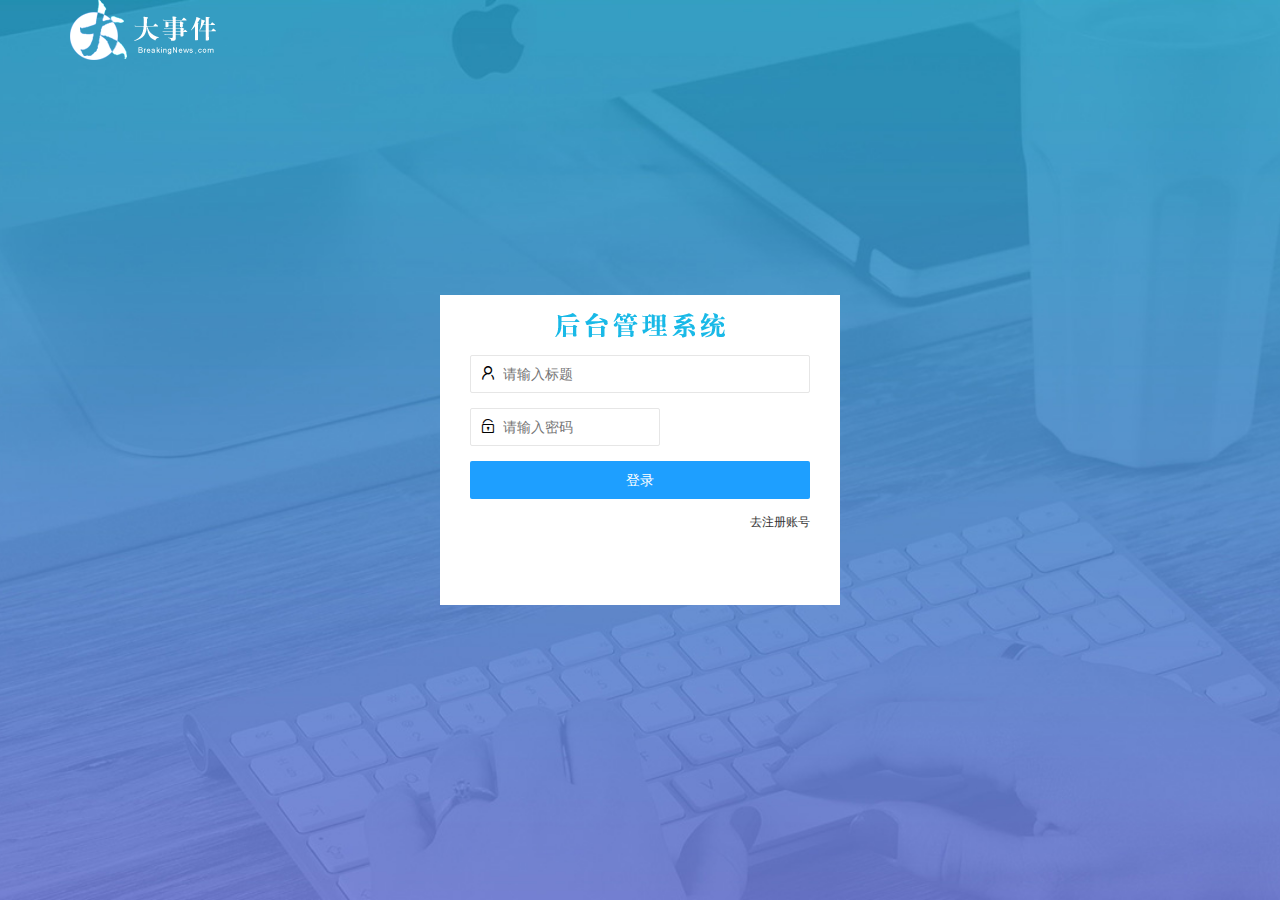
<file: login.html>
<!DOCTYPE html>
<html lang="en">
  <head>
    <meta charset="UTF-8" />
    <meta http-equiv="X-UA-Compatible" content="IE=edge" />
    <meta
      name="viewport"
      content="width=
  , initial-scale=1.0"
    />
    <title>Document</title>
    <!-- 导入layul样式 -->
    <link rel="stylesheet" href="./assets/lib/layui/css/layui.css" />
    <!-- 引入自定义样式 -->
    <link rel="stylesheet" href="/assets/css/login.css" />
  </head>
  <body>
    <!-- 头部 logo 区域 -->
    <div class="layui-main">
      <img src="/assets/images/logo.png" alt="" />
    </div>

    <!-- 登录注册区域 -->
    <div class="loginAndRegBox">
      <div class="title-box"></div>

      <!-- !登录 -->
      <div class="login-box">
        <form class="layui-form" action="" id="form_login">
          <div class="layui-form-item">
            <i class="layui-icon layui-icon-username"></i>
            <input
              type="text"
              name="username"
              required
              lay-verify="required"
              placeholder="请输入标题"
              autocomplete="off"
              class="layui-input"
            />
          </div>
          <div class="layui-form-item">
            <div class="layui-input-inline">
              <i class="layui-icon layui-icon-password"></i>
              <input
                type="password"
                name="password"
                required
                lay-verify="required|pass "
                placeholder="请输入密码"
                autocomplete="off"
                class="layui-input"
              />
            </div>
          </div>

          <!-- 登录按钮 -->
          <div class="layui-form-item">
            <!-- 注意：表单提交按钮和普通按钮的区别，就是 lay-submit 属性 -->
            <button
              class="layui-btn layui-btn-normal layui-btn-fluid"
              lay-submit
            >
              登录
            </button>
          </div>
          <div class="layui-form-item link">
            <a href="javascript:;" id="link_reg">去注册账号</a>
          </div>
        </form>
      </div>

      <!-- !注册 -->
      <div class="reg-box">
        <form class="layui-form" id="form_reg" lay-filter="formUserInfo"">
          <!-- 用户名 -->
          <div class="layui-form-item">
            <i class="layui-icon layui-icon-username"></i>
            <input
              type="text"
              name="username"
              required
              lay-verify="required"
              placeholder="请输入用户名"
              autocomplete="off"
              class="layui-input"
            />
          </div>
          <!-- 密码 -->
          <div class="layui-form-item">
            <i class="layui-icon layui-icon-password"></i>
            <input
              type="password"
              name="password"
              required
              lay-verify="required|pass"
              placeholder="请输入密码"
              autocomplete="off"
              class="layui-input"
            />
          </div>

          <!-- 确认密码 -->
          <div class="layui-form-item">
            <i class="layui-icon layui-icon-password"></i>
            <input
              type="password"
              name="repassword"
              required
              lay-verify="required|pass|repass"
              placeholder="再次确认密码"
              autocomplete="off"
              class="layui-input"
            />
          </div>

          <!-- 注册按钮 -->
          <div class="layui-form-item">
            <!-- 注意：表单提交按钮和普通按钮的区别，就是 lay-submit 属性 -->
            <button
              class="layui-btn layui-btn-normal layui-btn-fluid"
              lay-submit
            >
              注册
            </button>
          </div>
          <div class="layui-form-item link">
            <a href="javascript:;" id="link_login">去登录</a>
          </div>
        </form>
      </div>
    </div>
    <!-- 导入layUL js 文件 -->
    <script src="/assets/lib/layui/layui.all.js"></script>
    <!-- 导入jquery 文件 -->
    <script src="/assets/lib/jquery.js"></script>
    <!-- 导入api -->
    <script src="/assets/js/baseApi.js"></script>
    <!-- 导入自定义js 文件 -->
    <script src="/assets/js/login.js"></script>
  </body>
</html>
</file>
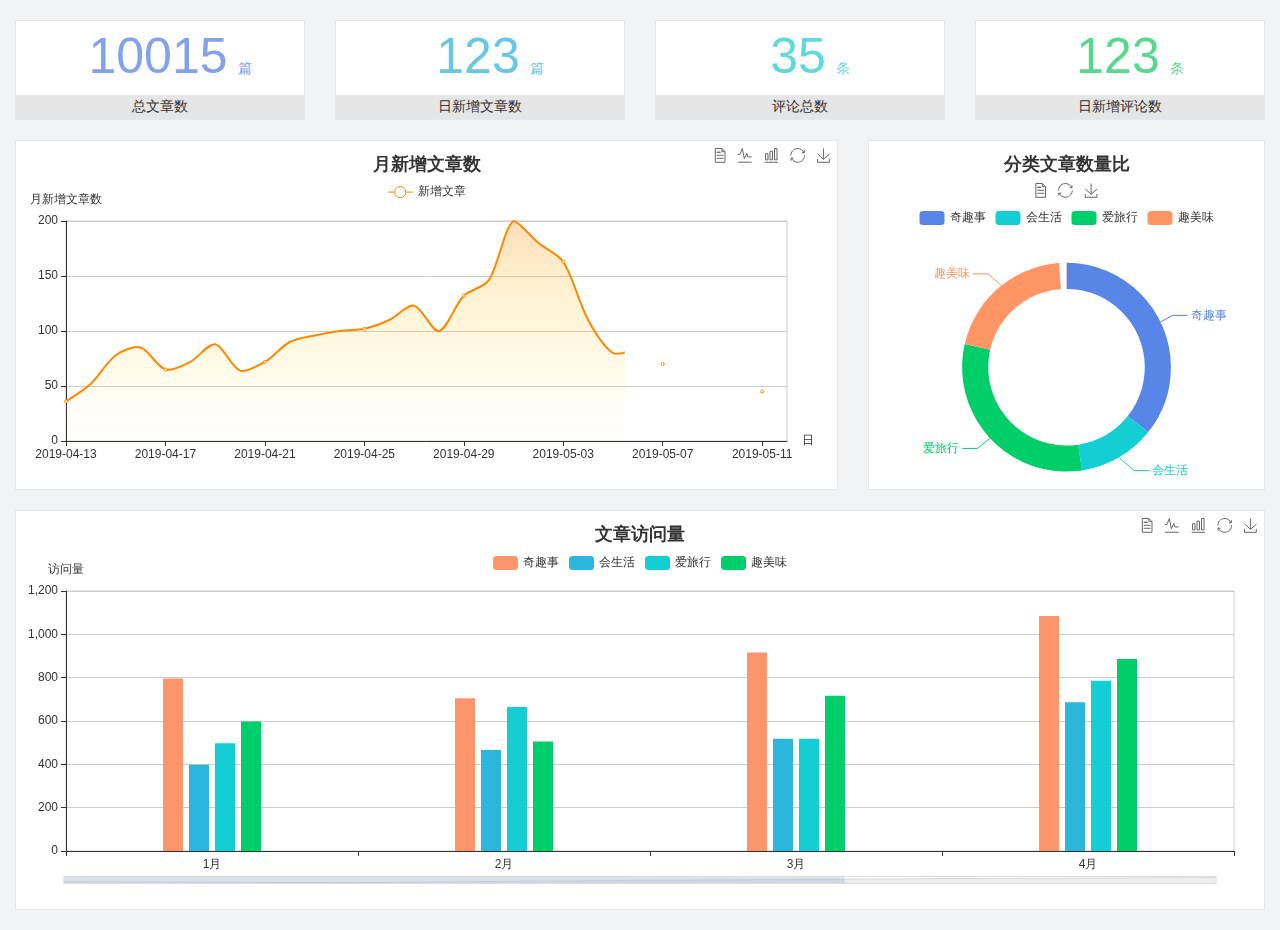
<file: home/dashboard.html>
<!DOCTYPE html>
<html lang="en">

<head>
  <meta charset="UTF-8">
  <meta name="viewport" content="width=device-width, initial-scale=1.0">
  <meta http-equiv="X-UA-Compatible" content="ie=edge">
  <title>图表统计</title>
  <link rel="stylesheet" href="../../assets/lib/bootstrap.css" />
  <link rel="stylesheet" href="../../assets/lib/main.css" />
  <script src="../../assets/lib/jquery.js"></script>
  <script type="text/javascript" src="../../assets/lib/echarts.min.js"></script>
</head>

<body>
  <div class="container-fluid">
    <div class="row spannel_list">
      <div class="col-sm-3 col-xs-6">
        <div class="spannel">
          <em>10015</em><span>篇</span>
          <b>总文章数</b>
        </div>
      </div>
      <div class="col-sm-3 col-xs-6">
        <div class="spannel scolor01">
          <em>123</em><span>篇</span>
          <b>日新增文章数</b>
        </div>
      </div>
      <div class="col-sm-3 col-xs-6">
        <div class="spannel scolor02">
          <em>35</em><span>条</span>
          <b>评论总数</b>
        </div>
      </div>
      <div class="col-sm-3 col-xs-6">
        <div class="spannel scolor03">
          <em>123</em><span>条</span>
          <b>日新增评论数</b>
        </div>
      </div>
    </div>
  </div>

  <div class="container-fluid">
    <div class="row curve-pie">
      <div class="col-lg-8 col-md-8">
        <div class="gragh_pannel" id="curve_show"></div>
      </div>
      <div class="col-lg-4 col-md-4">
        <div class="gragh_pannel" id="pie_show"></div>
      </div>
    </div>
  </div>

  <div class="container-fluid">
    <div class="column_pannel" id="column_show"></div>
  </div>

  <script>
    var oChart = echarts.init(document.getElementById('curve_show'));
    var aList_all = [
      { 'count': 36, 'date': '2019-04-13' },
      { 'count': 52, 'date': '2019-04-14' },
      { 'count': 78, 'date': '2019-04-15' },
      { 'count': 85, 'date': '2019-04-16' },
      { 'count': 65, 'date': '2019-04-17' },
      { 'count': 72, 'date': '2019-04-18' },
      { 'count': 88, 'date': '2019-04-19' },
      { 'count': 64, 'date': '2019-04-20' },
      { 'count': 72, 'date': '2019-04-21' },
      { 'count': 90, 'date': '2019-04-22' },
      { 'count': 96, 'date': '2019-04-23' },
      { 'count': 100, 'date': '2019-04-24' },
      { 'count': 102, 'date': '2019-04-25' },
      { 'count': 110, 'date': '2019-04-26' },
      { 'count': 123, 'date': '2019-04-27' },
      { 'count': 100, 'date': '2019-04-28' },
      { 'count': 132, 'date': '2019-04-29' },
      { 'count': 146, 'date': '2019-04-30' },
      { 'count': 200, 'date': '2019-05-01' },
      { 'count': 180, 'date': '2019-05-02' },
      { 'count': 163, 'date': '2019-05-03' },
      { 'count': 110, 'date': '2019-05-04' },
      { 'count': 80, 'date': '2019-05-05' },
      { 'count': 82, 'date': '2019-05-06' },
      { 'count': 70, 'date': '2019-05-07' },
      { 'count': 65, 'date': '2019-05-08' },
      { 'count': 54, 'date': '2019-05-09' },
      { 'count': 40, 'date': '2019-05-10' },
      { 'count': 45, 'date': '2019-05-11' },
      { 'count': 38, 'date': '2019-05-12' },
    ];

    let aCount = [];
    let aDate = [];

    for (var i = 0; i < aList_all.length; i++) {
      aCount.push(aList_all[i].count);
      aDate.push(aList_all[i].date);
    }

    var chartopt = {
      title: {
        text: '月新增文章数',
        left: 'center',
        top: '10'
      },
      tooltip: {
        trigger: 'axis'
      },
      legend: {
        data: ['新增文章'],
        top: '40'
      },
      toolbox: {
        show: true,
        feature: {
          mark: { show: true },
          dataView: { show: true, readOnly: false },
          magicType: { show: true, type: ['line', 'bar'] },
          restore: { show: true },
          saveAsImage: { show: true }
        }
      },
      calculable: true,
      xAxis: [
        {
          name: '日',
          type: 'category',
          boundaryGap: false,
          data: aDate
        }
      ],
      yAxis: [
        {
          name: '月新增文章数',
          type: 'value'
        }
      ],
      series: [
        {
          name: '新增文章',
          type: 'line',
          smooth: true,
          itemStyle: { normal: { areaStyle: { type: 'default' }, color: '#f80' }, lineStyle: { color: '#f80' } },
          data: aCount
        }],
      areaStyle: {
        normal: {
          color: new echarts.graphic.LinearGradient(0, 0, 0, 1, [{
            offset: 0,
            color: 'rgba(255,136,0,0.39)'
          }, {
            offset: .34,
            color: 'rgba(255,180,0,0.25)'
          }, {
            offset: 1,
            color: 'rgba(255,222,0,0.00)'
          }])

        }
      },
      grid: {
        show: true,
        x: 50,
        x2: 50,
        y: 80,
        height: 220
      }
    };

    oChart.setOption(chartopt);


    var oPie = echarts.init(document.getElementById('pie_show'));
    var oPieopt =
    {
      title: {
        top: 10,
        text: '分类文章数量比',
        x: 'center'
      },
      tooltip: {
        trigger: 'item',
        formatter: "{a} <br/>{b} : {c} ({d}%)"
      },
      color: ['#5885e8', '#13cfd5', '#00ce68', '#ff9565'],
      legend: {
        x: 'center',
        top: 65,
        data: ['奇趣事', '会生活', '爱旅行', '趣美味']
      },
      toolbox: {
        show: true,
        x: 'center',
        top: 35,
        feature: {
          mark: { show: true },
          dataView: { show: true, readOnly: false },
          magicType: {
            show: true,
            type: ['pie', 'funnel'],
            option: {
              funnel: {
                x: '25%',
                width: '50%',
                funnelAlign: 'left',
                max: 1548
              }
            }
          },
          restore: { show: true },
          saveAsImage: { show: true }
        }
      },
      calculable: true,
      series: [
        {
          name: '访问来源',
          type: 'pie',
          radius: ['45%', '60%'],
          center: ['50%', '65%'],
          data: [
            { value: 300, name: '奇趣事' },
            { value: 100, name: '会生活' },
            { value: 260, name: '爱旅行' },
            { value: 180, name: '趣美味' }
          ]
        }
      ]
    };
    oPie.setOption(oPieopt);



    var oColumn = this.echarts.init(document.getElementById('column_show'));
    var oColumnopt =
    {
      title: {
        text: '文章访问量',
        left: 'center',
        top: '10'
      },
      tooltip: {
        trigger: 'axis'
      },
      legend: {
        data: ['奇趣事', '会生活', '爱旅行', '趣美味'],
        top: '40'
      },
      toolbox: {
        show: true,
        feature: {
          mark: { show: true },
          dataView: { show: true, readOnly: false },
          magicType: { show: true, type: ['line', 'bar'] },
          restore: { show: true },
          saveAsImage: { show: true }
        }
      },
      calculable: true,
      xAxis: [
        {
          type: 'category',
          data: ['1月', '2月', '3月', '4月', '5月']
        }
      ],
      yAxis: [
        {
          name: '访问量',
          type: 'value'
        }
      ],
      series: [
        {
          name: '奇趣事',
          type: 'bar',
          barWidth: 20,
          itemStyle: {
            normal: { areaStyle: { type: 'default' }, color: '#fd956a' }
          },
          data: [800, 708, 920, 1090, 1200]
        },
        {
          name: '会生活',
          type: 'bar',
          barWidth: 20,
          itemStyle: {
            normal: { areaStyle: { type: 'default' }, color: '#2bb6db' }
          },
          data: [400, 468, 520, 690, 800]
        },
        {
          name: '爱旅行',
          type: 'bar',
          barWidth: 20,
          itemStyle: {
            normal: { areaStyle: { type: 'default' }, color: '#13cfd5' }
          },
          data: [500, 668, 520, 790, 900]
        },
        {
          name: '趣美味',
          type: 'bar',
          barWidth: 20,
          itemStyle: {
            normal: { areaStyle: { type: 'default' }, color: '#00ce68' }
          },
          data: [600, 508, 720, 890, 1000]
        }
      ],
      grid: {
        show: true,
        x: 50,
        x2: 30,
        y: 80,
        height: 260
      },
      dataZoom: [//给x轴设置滚动条
        {
          start: 0,//默认为0
          end: 100 - 1000 / 31,//默认为100
          type: 'slider',
          show: true,
          xAxisIndex: [0],
          handleSize: 0,//滑动条的 左右2个滑动条的大小
          height: 8,//组件高度
          left: 45, //左边的距离
          right: 50,//右边的距离
          bottom: 26,//右边的距离
          handleColor: '#ddd',//h滑动图标的颜色
          handleStyle: {
            borderColor: "#cacaca",
            borderWidth: "1",
            shadowBlur: 2,
            background: "#ddd",
            shadowColor: "#ddd",
          }
        }]
    };
    oColumn.setOption(oColumnopt);
  </script>
</body>

</html>
</file>
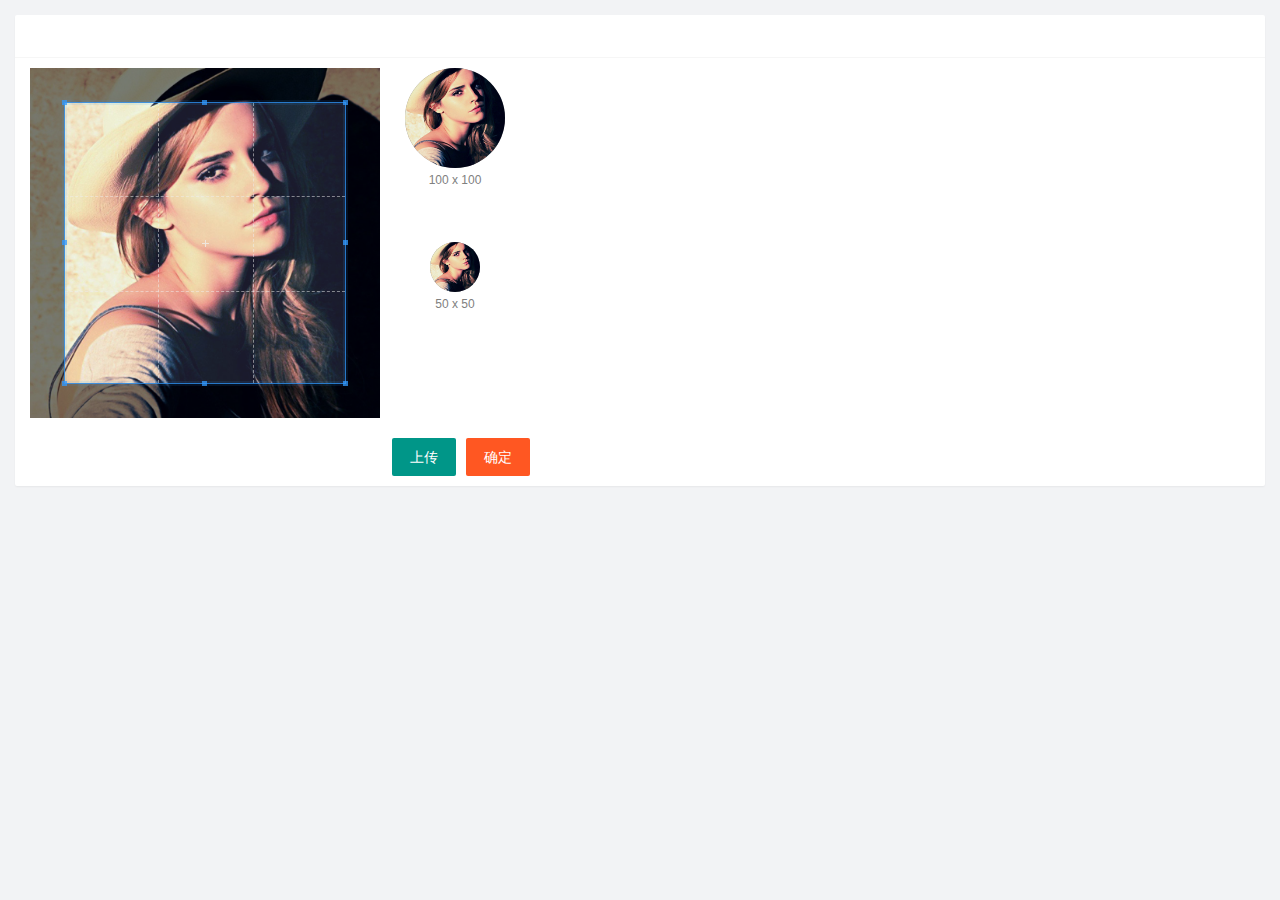
<file: user/user_avcatar.html>
<!DOCTYPE html>
<html lang="en">
  <head>
    <meta charset="UTF-8" />
    <meta http-equiv="X-UA-Compatible" content="IE=edge" />
    <meta name="viewport" content="width=device-width, initial-scale=1.0" />
    <title>Document</title>
    <link rel="stylesheet" href="/assets/lib/layui/css/layui.css" />
    <link rel="stylesheet" href="/assets/lib/cropper/cropper.css" />
    <link rel="stylesheet" href="/assets/css/user/user_avcatar.css" />
  </head>
  <body>
    <div class="layui-card">
      <input type="file" id="file" accept="image/png,image/jpeg" />
      <div class="layui-card-header"></div>
      <div class="layui-card-body">
        <div class="row1">
          <!-- 图片裁剪区域 -->
          <div class="cropper-box">
            <!-- 这个 img 标签很重要，将来会把它初始化为裁剪区域 -->
            <img id="image" src="/assets/images/sample.jpg" />
          </div>
          <!-- 图片的预览区域 -->
          <div class="preview-box">
            <div>
              <!-- 宽高为 100px 的预览区域 -->
              <div class="img-preview w100"></div>
              <p class="size">100 x 100</p>
            </div>
            <div>
              <!-- 宽高为 50px 的预览区域 -->
              <div class="img-preview w50"></div>
              <p class="size">50 x 50</p>
            </div>
          </div>
        </div>
        <!-- 第二行的按钮区域 -->
        <div class="row2">
          <button type="button" class="layui-btn" id="uploadBtn">上传</button>
          <button type="button" class="layui-btn layui-btn-danger" id="sendBtn">确定</button>
        </div>
      </div>
    </div>
    <script src="/assets/lib/layui/layui.all.js"></script>
    <script src="/assets/lib/jquery.js"></script>
    <!-- 先引入cropperjs 在引入cropper_jqueryjs -->
    <script src="/assets/lib/cropper/Cropper.js"></script>
    <script src="/assets/lib/cropper/jquery-cropper.js"></script>

    <script src="/assets/js/baseApi.js"></script>
    <script src="/assets/js/user/user_avcatar.js"></script>
  </body>
</html>
</file>
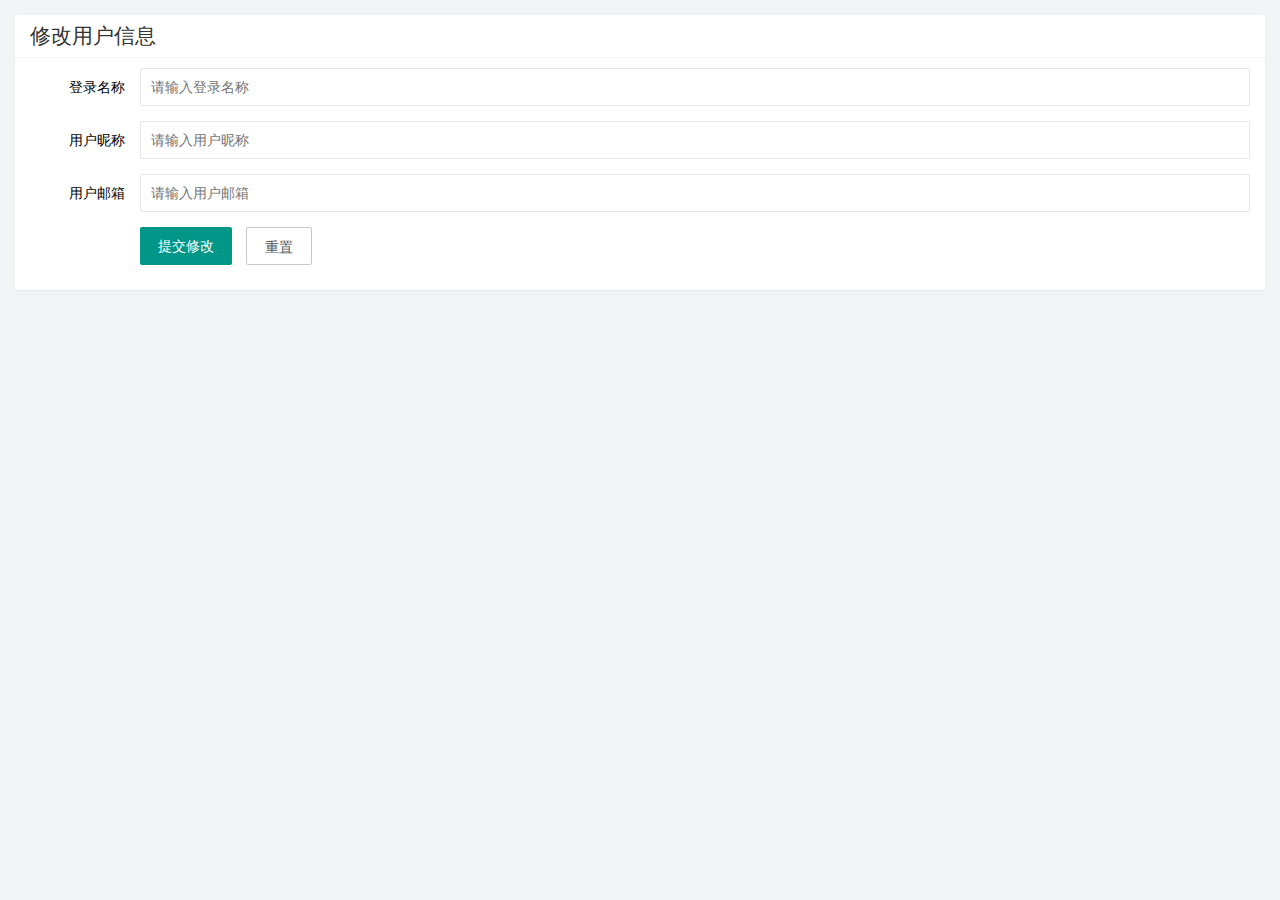
<file: user/user_info.html>
<!DOCTYPE html>
<html lang="en">
  <head>
    <meta charset="UTF-8" />
    <meta http-equiv="X-UA-Compatible" content="IE=edge" />
    <meta name="viewport" content="width=device-width, initial-scale=1.0" />
    <title>Document</title>
    <link rel="stylesheet" href="/assets/lib/layui/css/layui.css" />

    <link rel="stylesheet" href="/assets/css/user/user_info.css" />
  </head>
  <body>
    <div class="layui-card">
      <div class="layui-card-header"><h2>修改用户信息</h2></div>
      <div class="layui-card-body">
        <!-- form 表单 -->
        <form class="layui-form" action="" lay-filter=" ">
          <!-- 设置隐藏的input框存放id -->
          <input type="hidden" name="id">
          <div class="layui-form-item">
            <label class="layui-form-label">登录名称</label>
            <div class="layui-input-block">
              <input
                type="text"
                name="username"
                value=""
                required
                readonly
                lay-verify="required"
                placeholder="请输入登录名称"
                autocomplete="off"
                class="layui-input"
              />
            </div>
          </div>
          <div class="layui-form-item">
            <label class="layui-form-label">用户昵称</label>
            <div class="layui-input-block">
              <input
                type="text"
                name="nickname"
                required
                lay-verify="required|nickname"
                placeholder="请输入用户昵称"
                autocomplete="off"
                class="layui-input"
              />
            </div>
          </div>
          <div class="layui-form-item">
            <label class="layui-form-label">用户邮箱</label>
            <div class="layui-input-block">
              <input
                type="text"
                name="email"
                required
                lay-verify="required|email"
                placeholder="请输入用户邮箱"
                autocomplete="off"
                class="layui-input"
              />
            </div>
          </div>
          <div class="layui-form-item">
            <div class="layui-input-block">
              <button class="layui-btn" lay-submit lay-filter="formDemo">
                提交修改
              </button>
              <button type="reset" class="layui-btn layui-btn-primary" id="resetBtn">
                重置
              </button>
            </div>
          </div>
        </form>
      </div>
    </div>
  </body>

  <script src="/assets/lib/layui/layui.all.js"></script>
  <script src="/assets/lib/jquery.js"></script>
  <script src="/assets/js/baseApi.js"></script>
  <script src="/assets/js/user/user_info.js"></script>
</html>
</file>
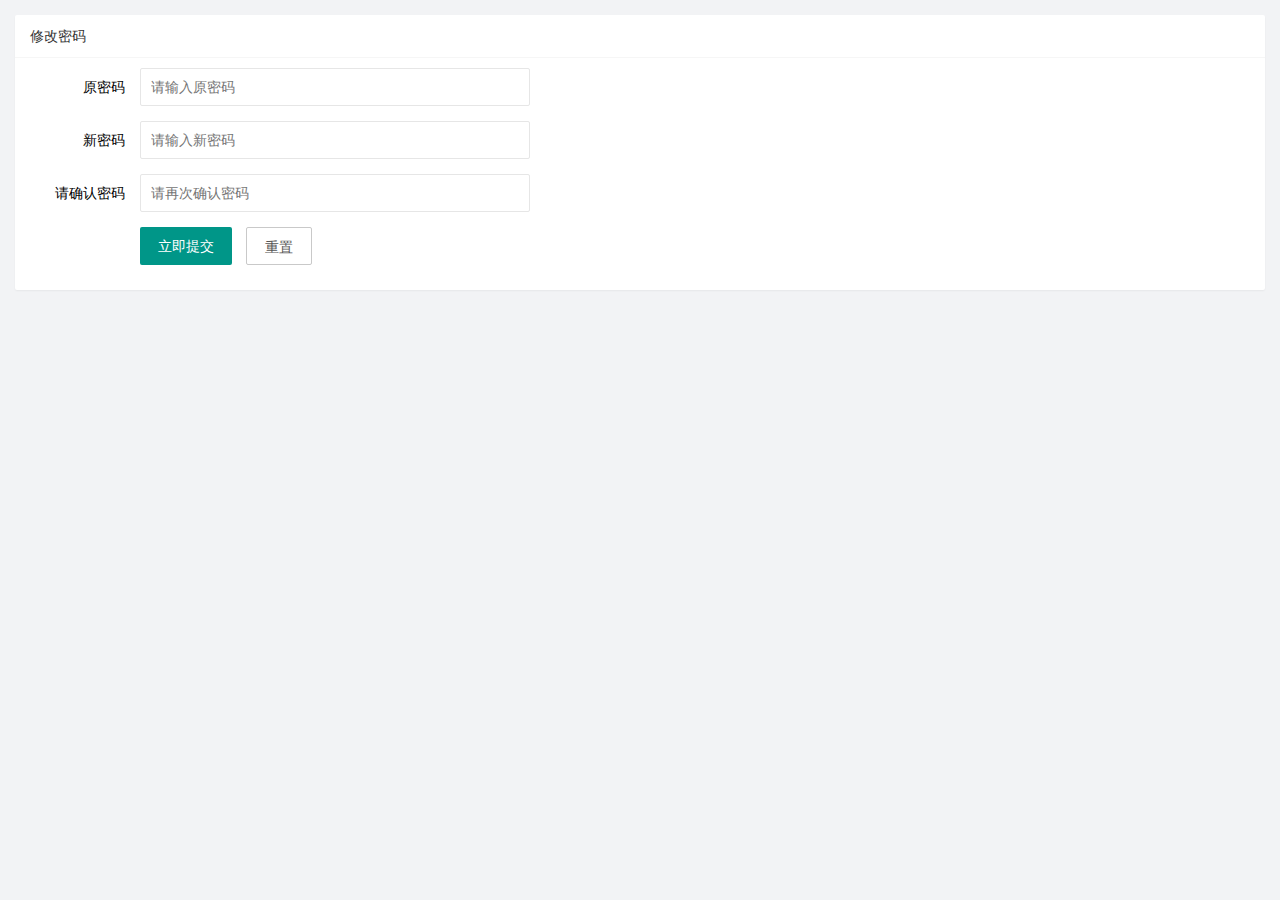
<file: user/user_pwd.html>
<!DOCTYPE html>
<html lang="en">
  <head>
    <meta charset="UTF-8" />
    <meta http-equiv="X-UA-Compatible" content="IE=edge" />
    <meta name="viewport" content="width=device-width, initial-scale=1.0" />
    <title>Document</title>
    <link rel="stylesheet" href="/assets/lib/layui/css/layui.css" />

    <link rel="stylesheet" href="/assets/css/user/user_pwd.css" />
  </head>
  <body>
    <div class="layui-card">
      <div class="layui-card-header">修改密码</div>
      <div class="layui-card-body">
        <form class="layui-form" action=""  lay-filter="formPassword" >
          <div class="layui-form-item">
            <label class="layui-form-label">原密码</label>
            <div class="layui-input-block">
              <input
                type="password"
                name="oldPwd"
                required
                lay-verify="required|pwd"
                placeholder="请输入原密码"
                autocomplete="off"
                class="layui-input"
              />
            </div>
          </div>
          <div class="layui-form-item">
            <label class="layui-form-label">新密码</label>
            <div class="layui-input-block">
              <input
                type="password"
                name="newPwd"
                required
                lay-verify="required|pwd|samePwd"
                placeholder="请输入新密码"
                autocomplete="off"
                class="layui-input"
              />
            </div>
          </div>
          <div class="layui-form-item">
            <label class="layui-form-label">请确认密码</label>
            <div class="layui-input-block">
              <input
                type="password"
                name="rePwd"
                required
                lay-verify="required|pwd|rePwd"
                placeholder="请再次确认密码"
                autocomplete="off"
                class="layui-input"
              />
            </div>
          </div>
          <div class="layui-form-item">
            <div class="layui-input-block">
              <button class="layui-btn" lay-submit lay-filter="formDemo">
                立即提交
              </button>
              <button type="reset" class="layui-btn layui-btn-primary">
                重置
              </button>
            </div>
          </div>
        </form>
      </div>
    </div>
    <script src="/assets/lib/layui/layui.all.js"></script>
    <script src="/assets/lib/jquery.js"></script>
    <script src="/assets/js/baseApi.js"></script>
    <script src="/assets/js/user/user_pwd.js"></script>
  </body>
</html>
</file>
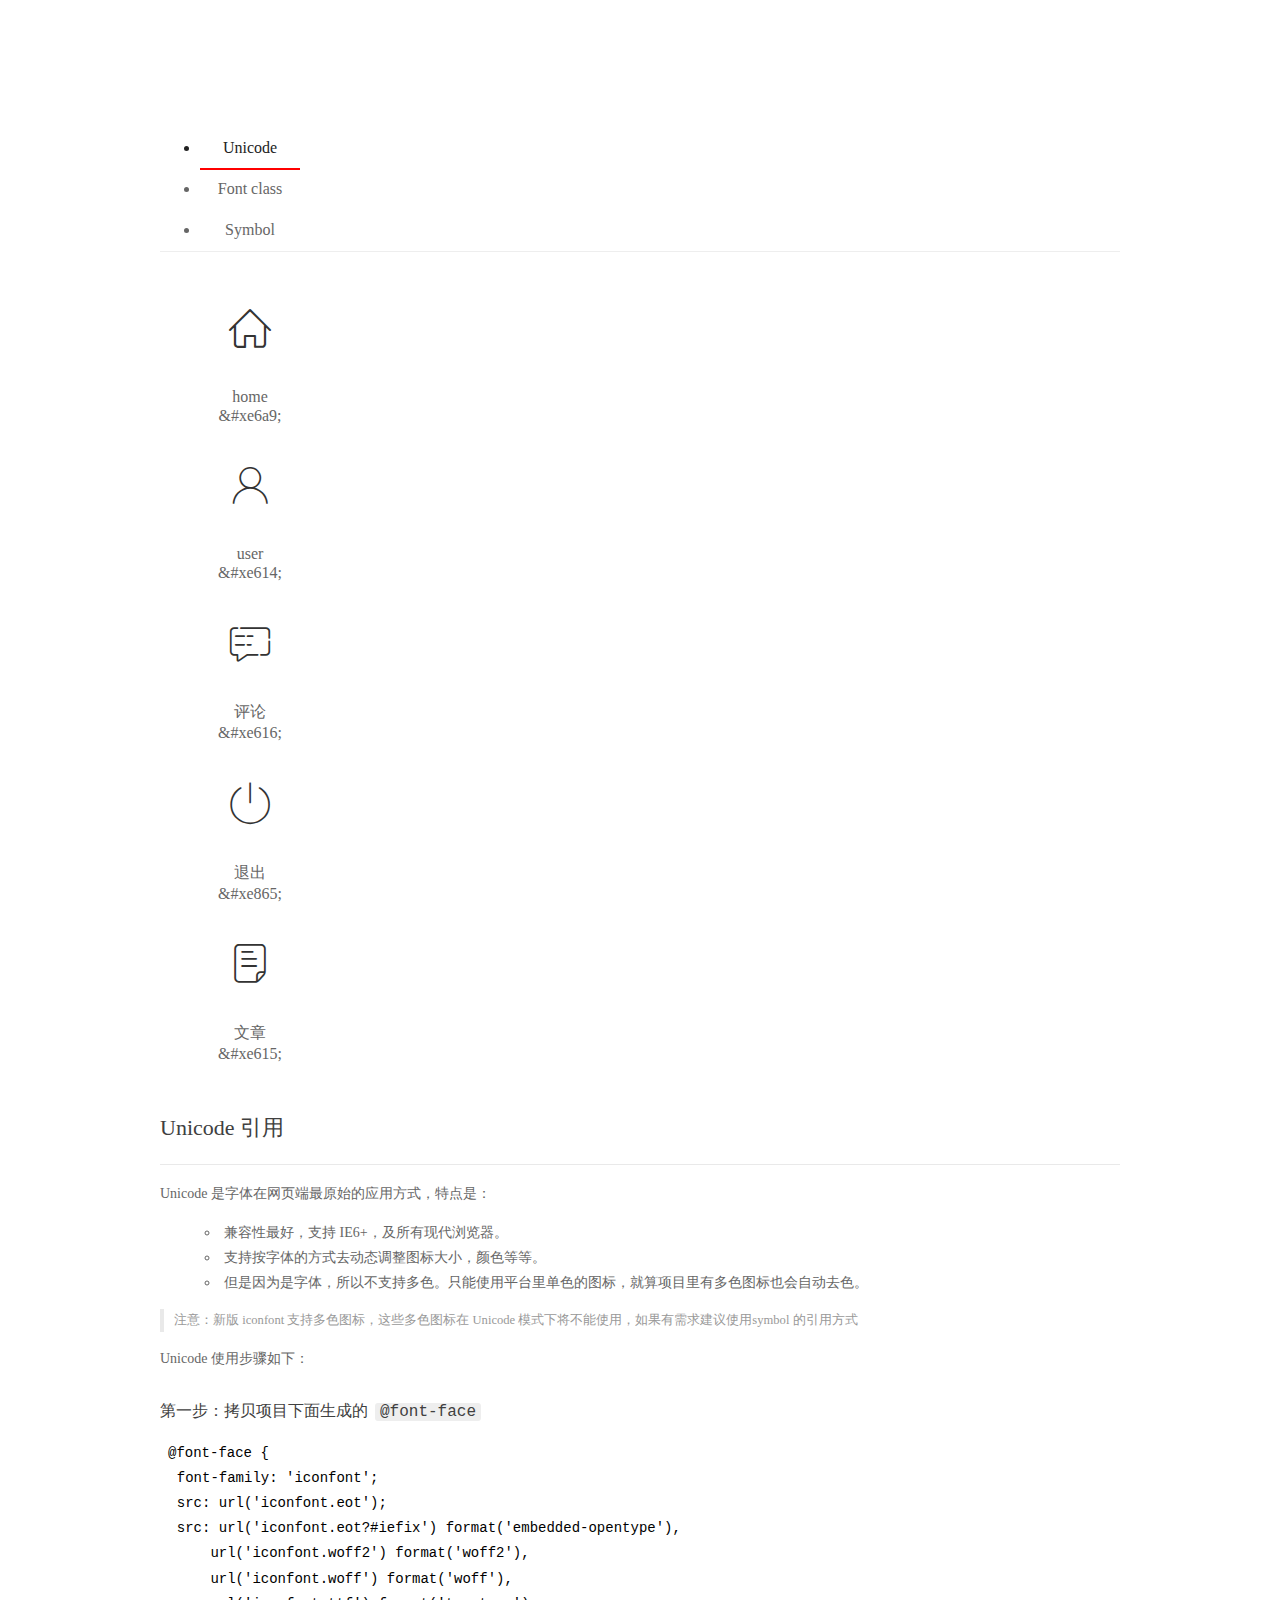
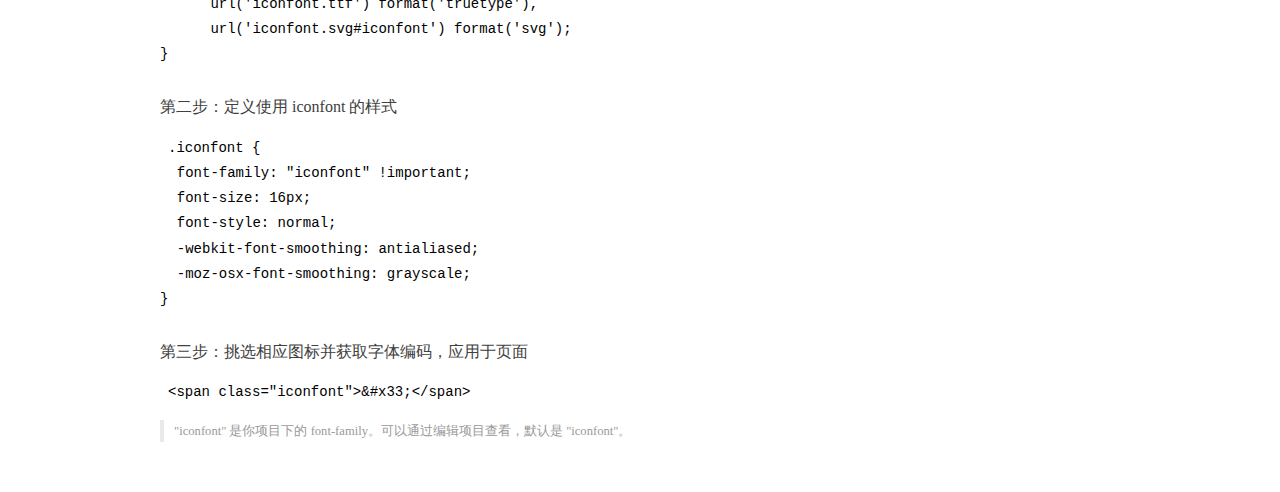
<file: assets/fonts/demo_index.html>
<!DOCTYPE html>
<html>
<head>
  <meta charset="utf-8"/>
  <title>IconFont Demo</title>
  <link rel="shortcut icon" href="https://gtms04.alicdn.com/tps/i4/TB1_oz6GVXXXXaFXpXXJDFnIXXX-64-64.ico" type="image/x-icon"/>
  <link rel="stylesheet" href="https://g.alicdn.com/thx/cube/1.3.2/cube.min.css">
  <link rel="stylesheet" href="demo.css">
  <link rel="stylesheet" href="iconfont.css">
  <script src="iconfont.js"></script>
  <!-- jQuery -->
  <script src="https://a1.alicdn.com/oss/uploads/2018/12/26/7bfddb60-08e8-11e9-9b04-53e73bb6408b.js"></script>
  <!-- 代码高亮 -->
  <script src="https://a1.alicdn.com/oss/uploads/2018/12/26/a3f714d0-08e6-11e9-8a15-ebf944d7534c.js"></script>
</head>
<body>
  <div class="main">
    <h1 class="logo"><a href="https://www.iconfont.cn/" title="iconfont 首页" target="_blank">&#xe86b;</a></h1>
    <div class="nav-tabs">
      <ul id="tabs" class="dib-box">
        <li class="dib active"><span>Unicode</span></li>
        <li class="dib"><span>Font class</span></li>
        <li class="dib"><span>Symbol</span></li>
      </ul>
      
    </div>
    <div class="tab-container">
      <div class="content unicode" style="display: block;">
          <ul class="icon_lists dib-box">
          
            <li class="dib">
              <span class="icon iconfont">&#xe6a9;</span>
                <div class="name">home</div>
                <div class="code-name">&amp;#xe6a9;</div>
              </li>
          
            <li class="dib">
              <span class="icon iconfont">&#xe614;</span>
                <div class="name">user</div>
                <div class="code-name">&amp;#xe614;</div>
              </li>
          
            <li class="dib">
              <span class="icon iconfont">&#xe616;</span>
                <div class="name">评论</div>
                <div class="code-name">&amp;#xe616;</div>
              </li>
          
            <li class="dib">
              <span class="icon iconfont">&#xe865;</span>
                <div class="name">退出</div>
                <div class="code-name">&amp;#xe865;</div>
              </li>
          
            <li class="dib">
              <span class="icon iconfont">&#xe615;</span>
                <div class="name">文章</div>
                <div class="code-name">&amp;#xe615;</div>
              </li>
          
          </ul>
          <div class="article markdown">
          <h2 id="unicode-">Unicode 引用</h2>
          <hr>

          <p>Unicode 是字体在网页端最原始的应用方式，特点是：</p>
          <ul>
            <li>兼容性最好，支持 IE6+，及所有现代浏览器。</li>
            <li>支持按字体的方式去动态调整图标大小，颜色等等。</li>
            <li>但是因为是字体，所以不支持多色。只能使用平台里单色的图标，就算项目里有多色图标也会自动去色。</li>
          </ul>
          <blockquote>
            <p>注意：新版 iconfont 支持多色图标，这些多色图标在 Unicode 模式下将不能使用，如果有需求建议使用symbol 的引用方式</p>
          </blockquote>
          <p>Unicode 使用步骤如下：</p>
          <h3 id="-font-face">第一步：拷贝项目下面生成的 <code>@font-face</code></h3>
<pre><code class="language-css"
>@font-face {
  font-family: 'iconfont';
  src: url('iconfont.eot');
  src: url('iconfont.eot?#iefix') format('embedded-opentype'),
      url('iconfont.woff2') format('woff2'),
      url('iconfont.woff') format('woff'),
      url('iconfont.ttf') format('truetype'),
      url('iconfont.svg#iconfont') format('svg');
}
</code></pre>
          <h3 id="-iconfont-">第二步：定义使用 iconfont 的样式</h3>
<pre><code class="language-css"
>.iconfont {
  font-family: "iconfont" !important;
  font-size: 16px;
  font-style: normal;
  -webkit-font-smoothing: antialiased;
  -moz-osx-font-smoothing: grayscale;
}
</code></pre>
          <h3 id="-">第三步：挑选相应图标并获取字体编码，应用于页面</h3>
<pre>
<code class="language-html"
>&lt;span class="iconfont"&gt;&amp;#x33;&lt;/span&gt;
</code></pre>
          <blockquote>
            <p>"iconfont" 是你项目下的 font-family。可以通过编辑项目查看，默认是 "iconfont"。</p>
          </blockquote>
          </div>
      </div>
      <div class="content font-class">
        <ul class="icon_lists dib-box">
          
          <li class="dib">
            <span class="icon iconfont icon-home"></span>
            <div class="name">
              home
            </div>
            <div class="code-name">.icon-home
            </div>
          </li>
          
          <li class="dib">
            <span class="icon iconfont icon-user"></span>
            <div class="name">
              user
            </div>
            <div class="code-name">.icon-user
            </div>
          </li>
          
          <li class="dib">
            <span class="icon iconfont icon-pinglun"></span>
            <div class="name">
              评论
            </div>
            <div class="code-name">.icon-pinglun
            </div>
          </li>
          
          <li class="dib">
            <span class="icon iconfont icon-tuichu"></span>
            <div class="name">
              退出
            </div>
            <div class="code-name">.icon-tuichu
            </div>
          </li>
          
          <li class="dib">
            <span class="icon iconfont icon-16"></span>
            <div class="name">
              文章
            </div>
            <div class="code-name">.icon-16
            </div>
          </li>
          
        </ul>
        <div class="article markdown">
        <h2 id="font-class-">font-class 引用</h2>
        <hr>

        <p>font-class 是 Unicode 使用方式的一种变种，主要是解决 Unicode 书写不直观，语意不明确的问题。</p>
        <p>与 Unicode 使用方式相比，具有如下特点：</p>
        <ul>
          <li>兼容性良好，支持 IE8+，及所有现代浏览器。</li>
          <li>相比于 Unicode 语意明确，书写更直观。可以很容易分辨这个 icon 是什么。</li>
          <li>因为使用 class 来定义图标，所以当要替换图标时，只需要修改 class 里面的 Unicode 引用。</li>
          <li>不过因为本质上还是使用的字体，所以多色图标还是不支持的。</li>
        </ul>
        <p>使用步骤如下：</p>
        <h3 id="-fontclass-">第一步：引入项目下面生成的 fontclass 代码：</h3>
<pre><code class="language-html">&lt;link rel="stylesheet" href="./iconfont.css"&gt;
</code></pre>
        <h3 id="-">第二步：挑选相应图标并获取类名，应用于页面：</h3>
<pre><code class="language-html">&lt;span class="iconfont icon-xxx"&gt;&lt;/span&gt;
</code></pre>
        <blockquote>
          <p>"
            iconfont" 是你项目下的 font-family。可以通过编辑项目查看，默认是 "iconfont"。</p>
        </blockquote>
      </div>
      </div>
      <div class="content symbol">
          <ul class="icon_lists dib-box">
          
            <li class="dib">
                <svg class="icon svg-icon" aria-hidden="true">
                  <use xlink:href="#icon-home"></use>
                </svg>
                <div class="name">home</div>
                <div class="code-name">#icon-home</div>
            </li>
          
            <li class="dib">
                <svg class="icon svg-icon" aria-hidden="true">
                  <use xlink:href="#icon-user"></use>
                </svg>
                <div class="name">user</div>
                <div class="code-name">#icon-user</div>
            </li>
          
            <li class="dib">
                <svg class="icon svg-icon" aria-hidden="true">
                  <use xlink:href="#icon-pinglun"></use>
                </svg>
                <div class="name">评论</div>
                <div class="code-name">#icon-pinglun</div>
            </li>
          
            <li class="dib">
                <svg class="icon svg-icon" aria-hidden="true">
                  <use xlink:href="#icon-tuichu"></use>
                </svg>
                <div class="name">退出</div>
                <div class="code-name">#icon-tuichu</div>
            </li>
          
            <li class="dib">
                <svg class="icon svg-icon" aria-hidden="true">
                  <use xlink:href="#icon-16"></use>
                </svg>
                <div class="name">文章</div>
                <div class="code-name">#icon-16</div>
            </li>
          
          </ul>
          <div class="article markdown">
          <h2 id="symbol-">Symbol 引用</h2>
          <hr>

          <p>这是一种全新的使用方式，应该说这才是未来的主流，也是平台目前推荐的用法。相关介绍可以参考这篇<a href="">文章</a>
            这种用法其实是做了一个 SVG 的集合，与另外两种相比具有如下特点：</p>
          <ul>
            <li>支持多色图标了，不再受单色限制。</li>
            <li>通过一些技巧，支持像字体那样，通过 <code>font-size</code>, <code>color</code> 来调整样式。</li>
            <li>兼容性较差，支持 IE9+，及现代浏览器。</li>
            <li>浏览器渲染 SVG 的性能一般，还不如 png。</li>
          </ul>
          <p>使用步骤如下：</p>
          <h3 id="-symbol-">第一步：引入项目下面生成的 symbol 代码：</h3>
<pre><code class="language-html">&lt;script src="./iconfont.js"&gt;&lt;/script&gt;
</code></pre>
          <h3 id="-css-">第二步：加入通用 CSS 代码（引入一次就行）：</h3>
<pre><code class="language-html">&lt;style&gt;
.icon {
  width: 1em;
  height: 1em;
  vertical-align: -0.15em;
  fill: currentColor;
  overflow: hidden;
}
&lt;/style&gt;
</code></pre>
          <h3 id="-">第三步：挑选相应图标并获取类名，应用于页面：</h3>
<pre><code class="language-html">&lt;svg class="icon" aria-hidden="true"&gt;
  &lt;use xlink:href="#icon-xxx"&gt;&lt;/use&gt;
&lt;/svg&gt;
</code></pre>
          </div>
      </div>

    </div>
  </div>
  <script>
  $(document).ready(function () {
      $('.tab-container .content:first').show()

      $('#tabs li').click(function (e) {
        var tabContent = $('.tab-container .content')
        var index = $(this).index()

        if ($(this).hasClass('active')) {
          return
        } else {
          $('#tabs li').removeClass('active')
          $(this).addClass('active')

          tabContent.hide().eq(index).fadeIn()
        }
      })
    })
  </script>
</body>
</html>
</file>
<file: assets/lib/layui/css/layui.css>
/** layui-v2.5.5 MIT License By https://www.layui.com */
 .layui-inline,img{display:inline-block;vertical-align:middle}h1,h2,h3,h4,h5,h6{font-weight:400}.layui-edge,.layui-header,.layui-inline,.layui-main{position:relative}.layui-body,.layui-edge,.layui-elip{overflow:hidden}.layui-btn,.layui-edge,.layui-inline,img{vertical-align:middle}.layui-btn,.layui-disabled,.layui-icon,.layui-unselect{-moz-user-select:none;-webkit-user-select:none;-ms-user-select:none}.layui-elip,.layui-form-checkbox span,.layui-form-pane .layui-form-label{text-overflow:ellipsis;white-space:nowrap}.layui-breadcrumb,.layui-tree-btnGroup{visibility:hidden}blockquote,body,button,dd,div,dl,dt,form,h1,h2,h3,h4,h5,h6,input,li,ol,p,pre,td,textarea,th,ul{margin:0;padding:0;-webkit-tap-highlight-color:rgba(0,0,0,0)}a:active,a:hover{outline:0}img{border:none}li{list-style:none}table{border-collapse:collapse;border-spacing:0}h4,h5,h6{font-size:100%}button,input,optgroup,option,select,textarea{font-family:inherit;font-size:inherit;font-style:inherit;font-weight:inherit;outline:0}pre{white-space:pre-wrap;white-space:-moz-pre-wrap;white-space:-pre-wrap;white-space:-o-pre-wrap;word-wrap:break-word}body{line-height:24px;font:14px Helvetica Neue,Helvetica,PingFang SC,Tahoma,Arial,sans-serif}hr{height:1px;margin:10px 0;border:0;clear:both}a{color:#333;text-decoration:none}a:hover{color:#777}a cite{font-style:normal;*cursor:pointer}.layui-border-box,.layui-border-box *{box-sizing:border-box}.layui-box,.layui-box *{box-sizing:content-box}.layui-clear{clear:both;*zoom:1}.layui-clear:after{content:'\20';clear:both;*zoom:1;display:block;height:0}.layui-inline{*display:inline;*zoom:1}.layui-edge{display:inline-block;width:0;height:0;border-width:6px;border-style:dashed;border-color:transparent}.layui-edge-top{top:-4px;border-bottom-color:#999;border-bottom-style:solid}.layui-edge-right{border-left-color:#999;border-left-style:solid}.layui-edge-bottom{top:2px;border-top-color:#999;border-top-style:solid}.layui-edge-left{border-right-color:#999;border-right-style:solid}.layui-disabled,.layui-disabled:hover{color:#d2d2d2!important;cursor:not-allowed!important}.layui-circle{border-radius:100%}.layui-show{display:block!important}.layui-hide{display:none!important}@font-face{font-family:layui-icon;src:url(../font/iconfont.eot?v=250);src:url(../font/iconfont.eot?v=250#iefix) format('embedded-opentype'),url(../font/iconfont.woff2?v=250) format('woff2'),url(../font/iconfont.woff?v=250) format('woff'),url(../font/iconfont.ttf?v=250) format('truetype'),url(../font/iconfont.svg?v=250#layui-icon) format('svg')}.layui-icon{font-family:layui-icon!important;font-size:16px;font-style:normal;-webkit-font-smoothing:antialiased;-moz-osx-font-smoothing:grayscale}.layui-icon-reply-fill:before{content:"\e611"}.layui-icon-set-fill:before{content:"\e614"}.layui-icon-menu-fill:before{content:"\e60f"}.layui-icon-search:before{content:"\e615"}.layui-icon-share:before{content:"\e641"}.layui-icon-set-sm:before{content:"\e620"}.layui-icon-engine:before{content:"\e628"}.layui-icon-close:before{content:"\1006"}.layui-icon-close-fill:before{content:"\1007"}.layui-icon-chart-screen:before{content:"\e629"}.layui-icon-star:before{content:"\e600"}.layui-icon-circle-dot:before{content:"\e617"}.layui-icon-chat:before{content:"\e606"}.layui-icon-release:before{content:"\e609"}.layui-icon-list:before{content:"\e60a"}.layui-icon-chart:before{content:"\e62c"}.layui-icon-ok-circle:before{content:"\1005"}.layui-icon-layim-theme:before{content:"\e61b"}.layui-icon-table:before{content:"\e62d"}.layui-icon-right:before{content:"\e602"}.layui-icon-left:before{content:"\e603"}.layui-icon-cart-simple:before{content:"\e698"}.layui-icon-face-cry:before{content:"\e69c"}.layui-icon-face-smile:before{content:"\e6af"}.layui-icon-survey:before{content:"\e6b2"}.layui-icon-tree:before{content:"\e62e"}.layui-icon-upload-circle:before{content:"\e62f"}.layui-icon-add-circle:before{content:"\e61f"}.layui-icon-download-circle:before{content:"\e601"}.layui-icon-templeate-1:before{content:"\e630"}.layui-icon-util:before{content:"\e631"}.layui-icon-face-surprised:before{content:"\e664"}.layui-icon-edit:before{content:"\e642"}.layui-icon-speaker:before{content:"\e645"}.layui-icon-down:before{content:"\e61a"}.layui-icon-file:before{content:"\e621"}.layui-icon-layouts:before{content:"\e632"}.layui-icon-rate-half:before{content:"\e6c9"}.layui-icon-add-circle-fine:before{content:"\e608"}.layui-icon-prev-circle:before{content:"\e633"}.layui-icon-read:before{content:"\e705"}.layui-icon-404:before{content:"\e61c"}.layui-icon-carousel:before{content:"\e634"}.layui-icon-help:before{content:"\e607"}.layui-icon-code-circle:before{content:"\e635"}.layui-icon-water:before{content:"\e636"}.layui-icon-username:before{content:"\e66f"}.layui-icon-find-fill:before{content:"\e670"}.layui-icon-about:before{content:"\e60b"}.layui-icon-location:before{content:"\e715"}.layui-icon-up:before{content:"\e619"}.layui-icon-pause:before{content:"\e651"}.layui-icon-date:before{content:"\e637"}.layui-icon-layim-uploadfile:before{content:"\e61d"}.layui-icon-delete:before{content:"\e640"}.layui-icon-play:before{content:"\e652"}.layui-icon-top:before{content:"\e604"}.layui-icon-friends:before{content:"\e612"}.layui-icon-refresh-3:before{content:"\e9aa"}.layui-icon-ok:before{content:"\e605"}.layui-icon-layer:before{content:"\e638"}.layui-icon-face-smile-fine:before{content:"\e60c"}.layui-icon-dollar:before{content:"\e659"}.layui-icon-group:before{content:"\e613"}.layui-icon-layim-download:before{content:"\e61e"}.layui-icon-picture-fine:before{content:"\e60d"}.layui-icon-link:before{content:"\e64c"}.layui-icon-diamond:before{content:"\e735"}.layui-icon-log:before{content:"\e60e"}.layui-icon-rate-solid:before{content:"\e67a"}.layui-icon-fonts-del:before{content:"\e64f"}.layui-icon-unlink:before{content:"\e64d"}.layui-icon-fonts-clear:before{content:"\e639"}.layui-icon-triangle-r:before{content:"\e623"}.layui-icon-circle:before{content:"\e63f"}.layui-icon-radio:before{content:"\e643"}.layui-icon-align-center:before{content:"\e647"}.layui-icon-align-right:before{content:"\e648"}.layui-icon-align-left:before{content:"\e649"}.layui-icon-loading-1:before{content:"\e63e"}.layui-icon-return:before{content:"\e65c"}.layui-icon-fonts-strong:before{content:"\e62b"}.layui-icon-upload:before{content:"\e67c"}.layui-icon-dialogue:before{content:"\e63a"}.layui-icon-video:before{content:"\e6ed"}.layui-icon-headset:before{content:"\e6fc"}.layui-icon-cellphone-fine:before{content:"\e63b"}.layui-icon-add-1:before{content:"\e654"}.layui-icon-face-smile-b:before{content:"\e650"}.layui-icon-fonts-html:before{content:"\e64b"}.layui-icon-form:before{content:"\e63c"}.layui-icon-cart:before{content:"\e657"}.layui-icon-camera-fill:before{content:"\e65d"}.layui-icon-tabs:before{content:"\e62a"}.layui-icon-fonts-code:before{content:"\e64e"}.layui-icon-fire:before{content:"\e756"}.layui-icon-set:before{content:"\e716"}.layui-icon-fonts-u:before{content:"\e646"}.layui-icon-triangle-d:before{content:"\e625"}.layui-icon-tips:before{content:"\e702"}.layui-icon-picture:before{content:"\e64a"}.layui-icon-more-vertical:before{content:"\e671"}.layui-icon-flag:before{content:"\e66c"}.layui-icon-loading:before{content:"\e63d"}.layui-icon-fonts-i:before{content:"\e644"}.layui-icon-refresh-1:before{content:"\e666"}.layui-icon-rmb:before{content:"\e65e"}.layui-icon-home:before{content:"\e68e"}.layui-icon-user:before{content:"\e770"}.layui-icon-notice:before{content:"\e667"}.layui-icon-login-weibo:before{content:"\e675"}.layui-icon-voice:before{content:"\e688"}.layui-icon-upload-drag:before{content:"\e681"}.layui-icon-login-qq:before{content:"\e676"}.layui-icon-snowflake:before{content:"\e6b1"}.layui-icon-file-b:before{content:"\e655"}.layui-icon-template:before{content:"\e663"}.layui-icon-auz:before{content:"\e672"}.layui-icon-console:before{content:"\e665"}.layui-icon-app:before{content:"\e653"}.layui-icon-prev:before{content:"\e65a"}.layui-icon-website:before{content:"\e7ae"}.layui-icon-next:before{content:"\e65b"}.layui-icon-component:before{content:"\e857"}.layui-icon-more:before{content:"\e65f"}.layui-icon-login-wechat:before{content:"\e677"}.layui-icon-shrink-right:before{content:"\e668"}.layui-icon-spread-left:before{content:"\e66b"}.layui-icon-camera:before{content:"\e660"}.layui-icon-note:before{content:"\e66e"}.layui-icon-refresh:before{content:"\e669"}.layui-icon-female:before{content:"\e661"}.layui-icon-male:before{content:"\e662"}.layui-icon-password:before{content:"\e673"}.layui-icon-senior:before{content:"\e674"}.layui-icon-theme:before{content:"\e66a"}.layui-icon-tread:before{content:"\e6c5"}.layui-icon-praise:before{content:"\e6c6"}.layui-icon-star-fill:before{content:"\e658"}.layui-icon-rate:before{content:"\e67b"}.layui-icon-template-1:before{content:"\e656"}.layui-icon-vercode:before{content:"\e679"}.layui-icon-cellphone:before{content:"\e678"}.layui-icon-screen-full:before{content:"\e622"}.layui-icon-screen-restore:before{content:"\e758"}.layui-icon-cols:before{content:"\e610"}.layui-icon-export:before{content:"\e67d"}.layui-icon-print:before{content:"\e66d"}.layui-icon-slider:before{content:"\e714"}.layui-icon-addition:before{content:"\e624"}.layui-icon-subtraction:before{content:"\e67e"}.layui-icon-service:before{content:"\e626"}.layui-icon-transfer:before{content:"\e691"}.layui-main{width:1140px;margin:0 auto}.layui-header{z-index:1000;height:60px}.layui-header a:hover{transition:all .5s;-webkit-transition:all .5s}.layui-side{position:fixed;left:0;top:0;bottom:0;z-index:999;width:200px;overflow-x:hidden}.layui-side-scroll{position:relative;width:220px;height:100%;overflow-x:hidden}.layui-body{position:absolute;left:200px;right:0;top:0;bottom:0;z-index:998;width:auto;overflow-y:auto;box-sizing:border-box}.layui-layout-body{overflow:hidden}.layui-layout-admin .layui-header{background-color:#23262E}.layui-layout-admin .layui-side{top:60px;width:200px;overflow-x:hidden}.layui-layout-admin .layui-body{position:fixed;top:60px;bottom:44px}.layui-layout-admin .layui-main{width:auto;margin:0 15px}.layui-layout-admin .layui-footer{position:fixed;left:200px;right:0;bottom:0;height:44px;line-height:44px;padding:0 15px;background-color:#eee}.layui-layout-admin .layui-logo{position:absolute;left:0;top:0;width:200px;height:100%;line-height:60px;text-align:center;color:#009688;font-size:16px}.layui-layout-admin .layui-header .layui-nav{background:0 0}.layui-layout-left{position:absolute!important;left:200px;top:0}.layui-layout-right{position:absolute!important;right:0;top:0}.layui-container{position:relative;margin:0 auto;padding:0 15px;box-sizing:border-box}.layui-fluid{position:relative;margin:0 auto;padding:0 15px}.layui-row:after,.layui-row:before{content:'';display:block;clear:both}.layui-col-lg1,.layui-col-lg10,.layui-col-lg11,.layui-col-lg12,.layui-col-lg2,.layui-col-lg3,.layui-col-lg4,.layui-col-lg5,.layui-col-lg6,.layui-col-lg7,.layui-col-lg8,.layui-col-lg9,.layui-col-md1,.layui-col-md10,.layui-col-md11,.layui-col-md12,.layui-col-md2,.layui-col-md3,.layui-col-md4,.layui-col-md5,.layui-col-md6,.layui-col-md7,.layui-col-md8,.layui-col-md9,.layui-col-sm1,.layui-col-sm10,.layui-col-sm11,.layui-col-sm12,.layui-col-sm2,.layui-col-sm3,.layui-col-sm4,.layui-col-sm5,.layui-col-sm6,.layui-col-sm7,.layui-col-sm8,.layui-col-sm9,.layui-col-xs1,.layui-col-xs10,.layui-col-xs11,.layui-col-xs12,.layui-col-xs2,.layui-col-xs3,.layui-col-xs4,.layui-col-xs5,.layui-col-xs6,.layui-col-xs7,.layui-col-xs8,.layui-col-xs9{position:relative;display:block;box-sizing:border-box}.layui-col-xs1,.layui-col-xs10,.layui-col-xs11,.layui-col-xs12,.layui-col-xs2,.layui-col-xs3,.layui-col-xs4,.layui-col-xs5,.layui-col-xs6,.layui-col-xs7,.layui-col-xs8,.layui-col-xs9{float:left}.layui-col-xs1{width:8.33333333%}.layui-col-xs2{width:16.66666667%}.layui-col-xs3{width:25%}.layui-col-xs4{width:33.33333333%}.layui-col-xs5{width:41.66666667%}.layui-col-xs6{width:50%}.layui-col-xs7{width:58.33333333%}.layui-col-xs8{width:66.66666667%}.layui-col-xs9{width:75%}.layui-col-xs10{width:83.33333333%}.layui-col-xs11{width:91.66666667%}.layui-col-xs12{width:100%}.layui-col-xs-offset1{margin-left:8.33333333%}.layui-col-xs-offset2{margin-left:16.66666667%}.layui-col-xs-offset3{margin-left:25%}.layui-col-xs-offset4{margin-left:33.33333333%}.layui-col-xs-offset5{margin-left:41.66666667%}.layui-col-xs-offset6{margin-left:50%}.layui-col-xs-offset7{margin-left:58.33333333%}.layui-col-xs-offset8{margin-left:66.66666667%}.layui-col-xs-offset9{margin-left:75%}.layui-col-xs-offset10{margin-left:83.33333333%}.layui-col-xs-offset11{margin-left:91.66666667%}.layui-col-xs-offset12{margin-left:100%}@media screen and (max-width:768px){.layui-hide-xs{display:none!important}.layui-show-xs-block{display:block!important}.layui-show-xs-inline{display:inline!important}.layui-show-xs-inline-block{display:inline-block!important}}@media screen and (min-width:768px){.layui-container{width:750px}.layui-hide-sm{display:none!important}.layui-show-sm-block{display:block!important}.layui-show-sm-inline{display:inline!important}.layui-show-sm-inline-block{display:inline-block!important}.layui-col-sm1,.layui-col-sm10,.layui-col-sm11,.layui-col-sm12,.layui-col-sm2,.layui-col-sm3,.layui-col-sm4,.layui-col-sm5,.layui-col-sm6,.layui-col-sm7,.layui-col-sm8,.layui-col-sm9{float:left}.layui-col-sm1{width:8.33333333%}.layui-col-sm2{width:16.66666667%}.layui-col-sm3{width:25%}.layui-col-sm4{width:33.33333333%}.layui-col-sm5{width:41.66666667%}.layui-col-sm6{width:50%}.layui-col-sm7{width:58.33333333%}.layui-col-sm8{width:66.66666667%}.layui-col-sm9{width:75%}.layui-col-sm10{width:83.33333333%}.layui-col-sm11{width:91.66666667%}.layui-col-sm12{width:100%}.layui-col-sm-offset1{margin-left:8.33333333%}.layui-col-sm-offset2{margin-left:16.66666667%}.layui-col-sm-offset3{margin-left:25%}.layui-col-sm-offset4{margin-left:33.33333333%}.layui-col-sm-offset5{margin-left:41.66666667%}.layui-col-sm-offset6{margin-left:50%}.layui-col-sm-offset7{margin-left:58.33333333%}.layui-col-sm-offset8{margin-left:66.66666667%}.layui-col-sm-offset9{margin-left:75%}.layui-col-sm-offset10{margin-left:83.33333333%}.layui-col-sm-offset11{margin-left:91.66666667%}.layui-col-sm-offset12{margin-left:100%}}@media screen and (min-width:992px){.layui-container{width:970px}.layui-hide-md{display:none!important}.layui-show-md-block{display:block!important}.layui-show-md-inline{display:inline!important}.layui-show-md-inline-block{display:inline-block!important}.layui-col-md1,.layui-col-md10,.layui-col-md11,.layui-col-md12,.layui-col-md2,.layui-col-md3,.layui-col-md4,.layui-col-md5,.layui-col-md6,.layui-col-md7,.layui-col-md8,.layui-col-md9{float:left}.layui-col-md1{width:8.33333333%}.layui-col-md2{width:16.66666667%}.layui-col-md3{width:25%}.layui-col-md4{width:33.33333333%}.layui-col-md5{width:41.66666667%}.layui-col-md6{width:50%}.layui-col-md7{width:58.33333333%}.layui-col-md8{width:66.66666667%}.layui-col-md9{width:75%}.layui-col-md10{width:83.33333333%}.layui-col-md11{width:91.66666667%}.layui-col-md12{width:100%}.layui-col-md-offset1{margin-left:8.33333333%}.layui-col-md-offset2{margin-left:16.66666667%}.layui-col-md-offset3{margin-left:25%}.layui-col-md-offset4{margin-left:33.33333333%}.layui-col-md-offset5{margin-left:41.66666667%}.layui-col-md-offset6{margin-left:50%}.layui-col-md-offset7{margin-left:58.33333333%}.layui-col-md-offset8{margin-left:66.66666667%}.layui-col-md-offset9{margin-left:75%}.layui-col-md-offset10{margin-left:83.33333333%}.layui-col-md-offset11{margin-left:91.66666667%}.layui-col-md-offset12{margin-left:100%}}@media screen and (min-width:1200px){.layui-container{width:1170px}.layui-hide-lg{display:none!important}.layui-show-lg-block{display:block!important}.layui-show-lg-inline{display:inline!important}.layui-show-lg-inline-block{display:inline-block!important}.layui-col-lg1,.layui-col-lg10,.layui-col-lg11,.layui-col-lg12,.layui-col-lg2,.layui-col-lg3,.layui-col-lg4,.layui-col-lg5,.layui-col-lg6,.layui-col-lg7,.layui-col-lg8,.layui-col-lg9{float:left}.layui-col-lg1{width:8.33333333%}.layui-col-lg2{width:16.66666667%}.layui-col-lg3{width:25%}.layui-col-lg4{width:33.33333333%}.layui-col-lg5{width:41.66666667%}.layui-col-lg6{width:50%}.layui-col-lg7{width:58.33333333%}.layui-col-lg8{width:66.66666667%}.layui-col-lg9{width:75%}.layui-col-lg10{width:83.33333333%}.layui-col-lg11{width:91.66666667%}.layui-col-lg12{width:100%}.layui-col-lg-offset1{margin-left:8.33333333%}.layui-col-lg-offset2{margin-left:16.66666667%}.layui-col-lg-offset3{margin-left:25%}.layui-col-lg-offset4{margin-left:33.33333333%}.layui-col-lg-offset5{margin-left:41.66666667%}.layui-col-lg-offset6{margin-left:50%}.layui-col-lg-offset7{margin-left:58.33333333%}.layui-col-lg-offset8{margin-left:66.66666667%}.layui-col-lg-offset9{margin-left:75%}.layui-col-lg-offset10{margin-left:83.33333333%}.layui-col-lg-offset11{margin-left:91.66666667%}.layui-col-lg-offset12{margin-left:100%}}.layui-col-space1{margin:-.5px}.layui-col-space1>*{padding:.5px}.layui-col-space3{margin:-1.5px}.layui-col-space3>*{padding:1.5px}.layui-col-space5{margin:-2.5px}.layui-col-space5>*{padding:2.5px}.layui-col-space8{margin:-3.5px}.layui-col-space8>*{padding:3.5px}.layui-col-space10{margin:-5px}.layui-col-space10>*{padding:5px}.layui-col-space12{margin:-6px}.layui-col-space12>*{padding:6px}.layui-col-space15{margin:-7.5px}.layui-col-space15>*{padding:7.5px}.layui-col-space18{margin:-9px}.layui-col-space18>*{padding:9px}.layui-col-space20{margin:-10px}.layui-col-space20>*{padding:10px}.layui-col-space22{margin:-11px}.layui-col-space22>*{padding:11px}.layui-col-space25{margin:-12.5px}.layui-col-space25>*{padding:12.5px}.layui-col-space30{margin:-15px}.layui-col-space30>*{padding:15px}.layui-btn,.layui-input,.layui-select,.layui-textarea,.layui-upload-button{outline:0;-webkit-appearance:none;transition:all .3s;-webkit-transition:all .3s;box-sizing:border-box}.layui-elem-quote{margin-bottom:10px;padding:15px;line-height:22px;border-left:5px solid #009688;border-radius:0 2px 2px 0;background-color:#f2f2f2}.layui-quote-nm{border-style:solid;border-width:1px 1px 1px 5px;background:0 0}.layui-elem-field{margin-bottom:10px;padding:0;border-width:1px;border-style:solid}.layui-elem-field legend{margin-left:20px;padding:0 10px;font-size:20px;font-weight:300}.layui-field-title{margin:10px 0 20px;border-width:1px 0 0}.layui-field-box{padding:10px 15px}.layui-field-title .layui-field-box{padding:10px 0}.layui-progress{position:relative;height:6px;border-radius:20px;background-color:#e2e2e2}.layui-progress-bar{position:absolute;left:0;top:0;width:0;max-width:100%;height:6px;border-radius:20px;text-align:right;background-color:#5FB878;transition:all .3s;-webkit-transition:all .3s}.layui-progress-big,.layui-progress-big .layui-progress-bar{height:18px;line-height:18px}.layui-progress-text{position:relative;top:-20px;line-height:18px;font-size:12px;color:#666}.layui-progress-big .layui-progress-text{position:static;padding:0 10px;color:#fff}.layui-collapse{border-width:1px;border-style:solid;border-radius:2px}.layui-colla-content,.layui-colla-item{border-top-width:1px;border-top-style:solid}.layui-colla-item:first-child{border-top:none}.layui-colla-title{position:relative;height:42px;line-height:42px;padding:0 15px 0 35px;color:#333;background-color:#f2f2f2;cursor:pointer;font-size:14px;overflow:hidden}.layui-colla-content{display:none;padding:10px 15px;line-height:22px;color:#666}.layui-colla-icon{position:absolute;left:15px;top:0;font-size:14px}.layui-card{margin-bottom:15px;border-radius:2px;background-color:#fff;box-shadow:0 1px 2px 0 rgba(0,0,0,.05)}.layui-card:last-child{margin-bottom:0}.layui-card-header{position:relative;height:42px;line-height:42px;padding:0 15px;border-bottom:1px solid #f6f6f6;color:#333;border-radius:2px 2px 0 0;font-size:14px}.layui-bg-black,.layui-bg-blue,.layui-bg-cyan,.layui-bg-green,.layui-bg-orange,.layui-bg-red{color:#fff!important}.layui-card-body{position:relative;padding:10px 15px;line-height:24px}.layui-card-body[pad15]{padding:15px}.layui-card-body[pad20]{padding:20px}.layui-card-body .layui-table{margin:5px 0}.layui-card .layui-tab{margin:0}.layui-panel-window{position:relative;padding:15px;border-radius:0;border-top:5px solid #E6E6E6;background-color:#fff}.layui-auxiliar-moving{position:fixed;left:0;right:0;top:0;bottom:0;width:100%;height:100%;background:0 0;z-index:9999999999}.layui-form-label,.layui-form-mid,.layui-form-select,.layui-input-block,.layui-input-inline,.layui-textarea{position:relative}.layui-bg-red{background-color:#FF5722!important}.layui-bg-orange{background-color:#FFB800!important}.layui-bg-green{background-color:#009688!important}.layui-bg-cyan{background-color:#2F4056!important}.layui-bg-blue{background-color:#1E9FFF!important}.layui-bg-black{background-color:#393D49!important}.layui-bg-gray{background-color:#eee!important;color:#666!important}.layui-badge-rim,.layui-colla-content,.layui-colla-item,.layui-collapse,.layui-elem-field,.layui-form-pane .layui-form-item[pane],.layui-form-pane .layui-form-label,.layui-input,.layui-layedit,.layui-layedit-tool,.layui-quote-nm,.layui-select,.layui-tab-bar,.layui-tab-card,.layui-tab-title,.layui-tab-title .layui-this:after,.layui-textarea{border-color:#e6e6e6}.layui-timeline-item:before,hr{background-color:#e6e6e6}.layui-text{line-height:22px;font-size:14px;color:#666}.layui-text h1,.layui-text h2,.layui-text h3{font-weight:500;color:#333}.layui-text h1{font-size:30px}.layui-text h2{font-size:24px}.layui-text h3{font-size:18px}.layui-text a:not(.layui-btn){color:#01AAED}.layui-text a:not(.layui-btn):hover{text-decoration:underline}.layui-text ul{padding:5px 0 5px 15px}.layui-text ul li{margin-top:5px;list-style-type:disc}.layui-text em,.layui-word-aux{color:#999!important;padding:0 5px!important}.layui-btn{display:inline-block;height:38px;line-height:38px;padding:0 18px;background-color:#009688;color:#fff;white-space:nowrap;text-align:center;font-size:14px;border:none;border-radius:2px;cursor:pointer}.layui-btn:hover{opacity:.8;filter:alpha(opacity=80);color:#fff}.layui-btn:active{opacity:1;filter:alpha(opacity=100)}.layui-btn+.layui-btn{margin-left:10px}.layui-btn-container{font-size:0}.layui-btn-container .layui-btn{margin-right:10px;margin-bottom:10px}.layui-btn-container .layui-btn+.layui-btn{margin-left:0}.layui-table .layui-btn-container .layui-btn{margin-bottom:9px}.layui-btn-radius{border-radius:100px}.layui-btn .layui-icon{margin-right:3px;font-size:18px;vertical-align:bottom;vertical-align:middle\9}.layui-btn-primary{border:1px solid #C9C9C9;background-color:#fff;color:#555}.layui-btn-primary:hover{border-color:#009688;color:#333}.layui-btn-normal{background-color:#1E9FFF}.layui-btn-warm{background-color:#FFB800}.layui-btn-danger{background-color:#FF5722}.layui-btn-checked{background-color:#5FB878}.layui-btn-disabled,.layui-btn-disabled:active,.layui-btn-disabled:hover{border:1px solid #e6e6e6;background-color:#FBFBFB;color:#C9C9C9;cursor:not-allowed;opacity:1}.layui-btn-lg{height:44px;line-height:44px;padding:0 25px;font-size:16px}.layui-btn-sm{height:30px;line-height:30px;padding:0 10px;font-size:12px}.layui-btn-sm i{font-size:16px!important}.layui-btn-xs{height:22px;line-height:22px;padding:0 5px;font-size:12px}.layui-btn-xs i{font-size:14px!important}.layui-btn-group{display:inline-block;vertical-align:middle;font-size:0}.layui-btn-group .layui-btn{margin-left:0!important;margin-right:0!important;border-left:1px solid rgba(255,255,255,.5);border-radius:0}.layui-btn-group .layui-btn-primary{border-left:none}.layui-btn-group .layui-btn-primary:hover{border-color:#C9C9C9;color:#009688}.layui-btn-group .layui-btn:first-child{border-left:none;border-radius:2px 0 0 2px}.layui-btn-group .layui-btn-primary:first-child{border-left:1px solid #c9c9c9}.layui-btn-group .layui-btn:last-child{border-radius:0 2px 2px 0}.layui-btn-group .layui-btn+.layui-btn{margin-left:0}.layui-btn-group+.layui-btn-group{margin-left:10px}.layui-btn-fluid{width:100%}.layui-input,.layui-select,.layui-textarea{height:38px;line-height:1.3;line-height:38px\9;border-width:1px;border-style:solid;background-color:#fff;border-radius:2px}.layui-input::-webkit-input-placeholder,.layui-select::-webkit-input-placeholder,.layui-textarea::-webkit-input-placeholder{line-height:1.3}.layui-input,.layui-textarea{display:block;width:100%;padding-left:10px}.layui-input:hover,.layui-textarea:hover{border-color:#D2D2D2!important}.layui-input:focus,.layui-textarea:focus{border-color:#C9C9C9!important}.layui-textarea{min-height:100px;height:auto;line-height:20px;padding:6px 10px;resize:vertical}.layui-select{padding:0 10px}.layui-form input[type=checkbox],.layui-form input[type=radio],.layui-form select{display:none}.layui-form [lay-ignore]{display:initial}.layui-form-item{margin-bottom:15px;clear:both;*zoom:1}.layui-form-item:after{content:'\20';clear:both;*zoom:1;display:block;height:0}.layui-form-label{float:left;display:block;padding:9px 15px;width:80px;font-weight:400;line-height:20px;text-align:right}.layui-form-label-col{display:block;float:none;padding:9px 0;line-height:20px;text-align:left}.layui-form-item .layui-inline{margin-bottom:5px;margin-right:10px}.layui-input-block{margin-left:110px;min-height:36px}.layui-input-inline{display:inline-block;vertical-align:middle}.layui-form-item .layui-input-inline{float:left;width:190px;margin-right:10px}.layui-form-text .layui-input-inline{width:auto}.layui-form-mid{float:left;display:block;padding:9px 0!important;line-height:20px;margin-right:10px}.layui-form-danger+.layui-form-select .layui-input,.layui-form-danger:focus{border-color:#FF5722!important}.layui-form-select .layui-input{padding-right:30px;cursor:pointer}.layui-form-select .layui-edge{position:absolute;right:10px;top:50%;margin-top:-3px;cursor:pointer;border-width:6px;border-top-color:#c2c2c2;border-top-style:solid;transition:all .3s;-webkit-transition:all .3s}.layui-form-select dl{display:none;position:absolute;left:0;top:42px;padding:5px 0;z-index:899;min-width:100%;border:1px solid #d2d2d2;max-height:300px;overflow-y:auto;background-color:#fff;border-radius:2px;box-shadow:0 2px 4px rgba(0,0,0,.12);box-sizing:border-box}.layui-form-select dl dd,.layui-form-select dl dt{padding:0 10px;line-height:36px;white-space:nowrap;overflow:hidden;text-overflow:ellipsis}.layui-form-select dl dt{font-size:12px;color:#999}.layui-form-select dl dd{cursor:pointer}.layui-form-select dl dd:hover{background-color:#f2f2f2;-webkit-transition:.5s all;transition:.5s all}.layui-form-select .layui-select-group dd{padding-left:20px}.layui-form-select dl dd.layui-select-tips{padding-left:10px!important;color:#999}.layui-form-select dl dd.layui-this{background-color:#5FB878;color:#fff}.layui-form-checkbox,.layui-form-select dl dd.layui-disabled{background-color:#fff}.layui-form-selected dl{display:block}.layui-form-checkbox,.layui-form-checkbox *,.layui-form-switch{display:inline-block;vertical-align:middle}.layui-form-selected .layui-edge{margin-top:-9px;-webkit-transform:rotate(180deg);transform:rotate(180deg);margin-top:-3px\9}:root .layui-form-selected .layui-edge{margin-top:-9px\0/IE9}.layui-form-selectup dl{top:auto;bottom:42px}.layui-select-none{margin:5px 0;text-align:center;color:#999}.layui-select-disabled .layui-disabled{border-color:#eee!important}.layui-select-disabled .layui-edge{border-top-color:#d2d2d2}.layui-form-checkbox{position:relative;height:30px;line-height:30px;margin-right:10px;padding-right:30px;cursor:pointer;font-size:0;-webkit-transition:.1s linear;transition:.1s linear;box-sizing:border-box}.layui-form-checkbox span{padding:0 10px;height:100%;font-size:14px;border-radius:2px 0 0 2px;background-color:#d2d2d2;color:#fff;overflow:hidden}.layui-form-checkbox:hover span{background-color:#c2c2c2}.layui-form-checkbox i{position:absolute;right:0;top:0;width:30px;height:28px;border:1px solid #d2d2d2;border-left:none;border-radius:0 2px 2px 0;color:#fff;font-size:20px;text-align:center}.layui-form-checkbox:hover i{border-color:#c2c2c2;color:#c2c2c2}.layui-form-checked,.layui-form-checked:hover{border-color:#5FB878}.layui-form-checked span,.layui-form-checked:hover span{background-color:#5FB878}.layui-form-checked i,.layui-form-checked:hover i{color:#5FB878}.layui-form-item .layui-form-checkbox{margin-top:4px}.layui-form-checkbox[lay-skin=primary]{height:auto!important;line-height:normal!important;min-width:18px;min-height:18px;border:none!important;margin-right:0;padding-left:28px;padding-right:0;background:0 0}.layui-form-checkbox[lay-skin=primary] span{padding-left:0;padding-right:15px;line-height:18px;background:0 0;color:#666}.layui-form-checkbox[lay-skin=primary] i{right:auto;left:0;width:16px;height:16px;line-height:16px;border:1px solid #d2d2d2;font-size:12px;border-radius:2px;background-color:#fff;-webkit-transition:.1s linear;transition:.1s linear}.layui-form-checkbox[lay-skin=primary]:hover i{border-color:#5FB878;color:#fff}.layui-form-checked[lay-skin=primary] i{border-color:#5FB878!important;background-color:#5FB878;color:#fff}.layui-checkbox-disbaled[lay-skin=primary] span{background:0 0!important;color:#c2c2c2}.layui-checkbox-disbaled[lay-skin=primary]:hover i{border-color:#d2d2d2}.layui-form-item .layui-form-checkbox[lay-skin=primary]{margin-top:10px}.layui-form-switch{position:relative;height:22px;line-height:22px;min-width:35px;padding:0 5px;margin-top:8px;border:1px solid #d2d2d2;border-radius:20px;cursor:pointer;background-color:#fff;-webkit-transition:.1s linear;transition:.1s linear}.layui-form-switch i{position:absolute;left:5px;top:3px;width:16px;height:16px;border-radius:20px;background-color:#d2d2d2;-webkit-transition:.1s linear;transition:.1s linear}.layui-form-switch em{position:relative;top:0;width:25px;margin-left:21px;padding:0!important;text-align:center!important;color:#999!important;font-style:normal!important;font-size:12px}.layui-form-onswitch{border-color:#5FB878;background-color:#5FB878}.layui-checkbox-disbaled,.layui-checkbox-disbaled i{border-color:#e2e2e2!important}.layui-form-onswitch i{left:100%;margin-left:-21px;background-color:#fff}.layui-form-onswitch em{margin-left:5px;margin-right:21px;color:#fff!important}.layui-checkbox-disbaled span{background-color:#e2e2e2!important}.layui-checkbox-disbaled:hover i{color:#fff!important}[lay-radio]{display:none}.layui-form-radio,.layui-form-radio *{display:inline-block;vertical-align:middle}.layui-form-radio{line-height:28px;margin:6px 10px 0 0;padding-right:10px;cursor:pointer;font-size:0}.layui-form-radio *{font-size:14px}.layui-form-radio>i{margin-right:8px;font-size:22px;color:#c2c2c2}.layui-form-radio>i:hover,.layui-form-radioed>i{color:#5FB878}.layui-radio-disbaled>i{color:#e2e2e2!important}.layui-form-pane .layui-form-label{width:110px;padding:8px 15px;height:38px;line-height:20px;border-width:1px;border-style:solid;border-radius:2px 0 0 2px;text-align:center;background-color:#FBFBFB;overflow:hidden;box-sizing:border-box}.layui-form-pane .layui-input-inline{margin-left:-1px}.layui-form-pane .layui-input-block{margin-left:110px;left:-1px}.layui-form-pane .layui-input{border-radius:0 2px 2px 0}.layui-form-pane .layui-form-text .layui-form-label{float:none;width:100%;border-radius:2px;box-sizing:border-box;text-align:left}.layui-form-pane .layui-form-text .layui-input-inline{display:block;margin:0;top:-1px;clear:both}.layui-form-pane .layui-form-text .layui-input-block{margin:0;left:0;top:-1px}.layui-form-pane .layui-form-text .layui-textarea{min-height:100px;border-radius:0 0 2px 2px}.layui-form-pane .layui-form-checkbox{margin:4px 0 4px 10px}.layui-form-pane .layui-form-radio,.layui-form-pane .layui-form-switch{margin-top:6px;margin-left:10px}.layui-form-pane .layui-form-item[pane]{position:relative;border-width:1px;border-style:solid}.layui-form-pane .layui-form-item[pane] .layui-form-label{position:absolute;left:0;top:0;height:100%;border-width:0 1px 0 0}.layui-form-pane .layui-form-item[pane] .layui-input-inline{margin-left:110px}@media screen and (max-width:450px){.layui-form-item .layui-form-label{text-overflow:ellipsis;overflow:hidden;white-space:nowrap}.layui-form-item .layui-inline{display:block;margin-right:0;margin-bottom:20px;clear:both}.layui-form-item .layui-inline:after{content:'\20';clear:both;display:block;height:0}.layui-form-item .layui-input-inline{display:block;float:none;left:-3px;width:auto;margin:0 0 10px 112px}.layui-form-item .layui-input-inline+.layui-form-mid{margin-left:110px;top:-5px;padding:0}.layui-form-item .layui-form-checkbox{margin-right:5px;margin-bottom:5px}}.layui-layedit{border-width:1px;border-style:solid;border-radius:2px}.layui-layedit-tool{padding:3px 5px;border-bottom-width:1px;border-bottom-style:solid;font-size:0}.layedit-tool-fixed{position:fixed;top:0;border-top:1px solid #e2e2e2}.layui-layedit-tool .layedit-tool-mid,.layui-layedit-tool .layui-icon{display:inline-block;vertical-align:middle;text-align:center;font-size:14px}.layui-layedit-tool .layui-icon{position:relative;width:32px;height:30px;line-height:30px;margin:3px 5px;color:#777;cursor:pointer;border-radius:2px}.layui-layedit-tool .layui-icon:hover{color:#393D49}.layui-layedit-tool .layui-icon:active{color:#000}.layui-layedit-tool .layedit-tool-active{background-color:#e2e2e2;color:#000}.layui-layedit-tool .layui-disabled,.layui-layedit-tool .layui-disabled:hover{color:#d2d2d2;cursor:not-allowed}.layui-layedit-tool .layedit-tool-mid{width:1px;height:18px;margin:0 10px;background-color:#d2d2d2}.layedit-tool-html{width:50px!important;font-size:30px!important}.layedit-tool-b,.layedit-tool-code,.layedit-tool-help{font-size:16px!important}.layedit-tool-d,.layedit-tool-face,.layedit-tool-image,.layedit-tool-unlink{font-size:18px!important}.layedit-tool-image input{position:absolute;font-size:0;left:0;top:0;width:100%;height:100%;opacity:.01;filter:Alpha(opacity=1);cursor:pointer}.layui-layedit-iframe iframe{display:block;width:100%}#LAY_layedit_code{overflow:hidden}.layui-laypage{display:inline-block;*display:inline;*zoom:1;vertical-align:middle;margin:10px 0;font-size:0}.layui-laypage>a:first-child,.layui-laypage>a:first-child em{border-radius:2px 0 0 2px}.layui-laypage>a:last-child,.layui-laypage>a:last-child em{border-radius:0 2px 2px 0}.layui-laypage>:first-child{margin-left:0!important}.layui-laypage>:last-child{margin-right:0!important}.layui-laypage a,.layui-laypage button,.layui-laypage input,.layui-laypage select,.layui-laypage span{border:1px solid #e2e2e2}.layui-laypage a,.layui-laypage span{display:inline-block;*display:inline;*zoom:1;vertical-align:middle;padding:0 15px;height:28px;line-height:28px;margin:0 -1px 5px 0;background-color:#fff;color:#333;font-size:12px}.layui-flow-more a *,.layui-laypage input,.layui-table-view select[lay-ignore]{display:inline-block}.layui-laypage a:hover{color:#009688}.layui-laypage em{font-style:normal}.layui-laypage .layui-laypage-spr{color:#999;font-weight:700}.layui-laypage a{text-decoration:none}.layui-laypage .layui-laypage-curr{position:relative}.layui-laypage .layui-laypage-curr em{position:relative;color:#fff}.layui-laypage .layui-laypage-curr .layui-laypage-em{position:absolute;left:-1px;top:-1px;padding:1px;width:100%;height:100%;background-color:#009688}.layui-laypage-em{border-radius:2px}.layui-laypage-next em,.layui-laypage-prev em{font-family:Sim sun;font-size:16px}.layui-laypage .layui-laypage-count,.layui-laypage .layui-laypage-limits,.layui-laypage .layui-laypage-refresh,.layui-laypage .layui-laypage-skip{margin-left:10px;margin-right:10px;padding:0;border:none}.layui-laypage .layui-laypage-limits,.layui-laypage .layui-laypage-refresh{vertical-align:top}.layui-laypage .layui-laypage-refresh i{font-size:18px;cursor:pointer}.layui-laypage select{height:22px;padding:3px;border-radius:2px;cursor:pointer}.layui-laypage .layui-laypage-skip{height:30px;line-height:30px;color:#999}.layui-laypage button,.layui-laypage input{height:30px;line-height:30px;border-radius:2px;vertical-align:top;background-color:#fff;box-sizing:border-box}.layui-laypage input{width:40px;margin:0 10px;padding:0 3px;text-align:center}.layui-laypage input:focus,.layui-laypage select:focus{border-color:#009688!important}.layui-laypage button{margin-left:10px;padding:0 10px;cursor:pointer}.layui-table,.layui-table-view{margin:10px 0}.layui-flow-more{margin:10px 0;text-align:center;color:#999;font-size:14px}.layui-flow-more a{height:32px;line-height:32px}.layui-flow-more a *{vertical-align:top}.layui-flow-more a cite{padding:0 20px;border-radius:3px;background-color:#eee;color:#333;font-style:normal}.layui-flow-more a cite:hover{opacity:.8}.layui-flow-more a i{font-size:30px;color:#737383}.layui-table{width:100%;background-color:#fff;color:#666}.layui-table tr{transition:all .3s;-webkit-transition:all .3s}.layui-table th{text-align:left;font-weight:400}.layui-table tbody tr:hover,.layui-table thead tr,.layui-table-click,.layui-table-header,.layui-table-hover,.layui-table-mend,.layui-table-patch,.layui-table-tool,.layui-table-total,.layui-table-total tr,.layui-table[lay-even] tr:nth-child(even){background-color:#f2f2f2}.layui-table td,.layui-table th,.layui-table-col-set,.layui-table-fixed-r,.layui-table-grid-down,.layui-table-header,.layui-table-page,.layui-table-tips-main,.layui-table-tool,.layui-table-total,.layui-table-view,.layui-table[lay-skin=line],.layui-table[lay-skin=row]{border-width:1px;border-style:solid;border-color:#e6e6e6}.layui-table td,.layui-table th{position:relative;padding:9px 15px;min-height:20px;line-height:20px;font-size:14px}.layui-table[lay-skin=line] td,.layui-table[lay-skin=line] th{border-width:0 0 1px}.layui-table[lay-skin=row] td,.layui-table[lay-skin=row] th{border-width:0 1px 0 0}.layui-table[lay-skin=nob] td,.layui-table[lay-skin=nob] th{border:none}.layui-table img{max-width:100px}.layui-table[lay-size=lg] td,.layui-table[lay-size=lg] th{padding:15px 30px}.layui-table-view .layui-table[lay-size=lg] .layui-table-cell{height:40px;line-height:40px}.layui-table[lay-size=sm] td,.layui-table[lay-size=sm] th{font-size:12px;padding:5px 10px}.layui-table-view .layui-table[lay-size=sm] .layui-table-cell{height:20px;line-height:20px}.layui-table[lay-data]{display:none}.layui-table-box{position:relative;overflow:hidden}.layui-table-view .layui-table{position:relative;width:auto;margin:0}.layui-table-view .layui-table[lay-skin=line]{border-width:0 1px 0 0}.layui-table-view .layui-table[lay-skin=row]{border-width:0 0 1px}.layui-table-view .layui-table td,.layui-table-view .layui-table th{padding:5px 0;border-top:none;border-left:none}.layui-table-view .layui-table th.layui-unselect .layui-table-cell span{cursor:pointer}.layui-table-view .layui-table td{cursor:default}.layui-table-view .layui-table td[data-edit=text]{cursor:text}.layui-table-view .layui-form-checkbox[lay-skin=primary] i{width:18px;height:18px}.layui-table-view .layui-form-radio{line-height:0;padding:0}.layui-table-view .layui-form-radio>i{margin:0;font-size:20px}.layui-table-init{position:absolute;left:0;top:0;width:100%;height:100%;text-align:center;z-index:110}.layui-table-init .layui-icon{position:absolute;left:50%;top:50%;margin:-15px 0 0 -15px;font-size:30px;color:#c2c2c2}.layui-table-header{border-width:0 0 1px;overflow:hidden}.layui-table-header .layui-table{margin-bottom:-1px}.layui-table-tool .layui-inline[lay-event]{position:relative;width:26px;height:26px;padding:5px;line-height:16px;margin-right:10px;text-align:center;color:#333;border:1px solid #ccc;cursor:pointer;-webkit-transition:.5s all;transition:.5s all}.layui-table-tool .layui-inline[lay-event]:hover{border:1px solid #999}.layui-table-tool-temp{padding-right:120px}.layui-table-tool-self{position:absolute;right:17px;top:10px}.layui-table-tool .layui-table-tool-self .layui-inline[lay-event]{margin:0 0 0 10px}.layui-table-tool-panel{position:absolute;top:29px;left:-1px;padding:5px 0;min-width:150px;min-height:40px;border:1px solid #d2d2d2;text-align:left;overflow-y:auto;background-color:#fff;box-shadow:0 2px 4px rgba(0,0,0,.12)}.layui-table-cell,.layui-table-tool-panel li{overflow:hidden;text-overflow:ellipsis;white-space:nowrap}.layui-table-tool-panel li{padding:0 10px;line-height:30px;-webkit-transition:.5s all;transition:.5s all}.layui-table-tool-panel li .layui-form-checkbox[lay-skin=primary]{width:100%;padding-left:28px}.layui-table-tool-panel li:hover{background-color:#f2f2f2}.layui-table-tool-panel li .layui-form-checkbox[lay-skin=primary] i{position:absolute;left:0;top:0}.layui-table-tool-panel li .layui-form-checkbox[lay-skin=primary] span{padding:0}.layui-table-tool .layui-table-tool-self .layui-table-tool-panel{left:auto;right:-1px}.layui-table-col-set{position:absolute;right:0;top:0;width:20px;height:100%;border-width:0 0 0 1px;background-color:#fff}.layui-table-sort{width:10px;height:20px;margin-left:5px;cursor:pointer!important}.layui-table-sort .layui-edge{position:absolute;left:5px;border-width:5px}.layui-table-sort .layui-table-sort-asc{top:3px;border-top:none;border-bottom-style:solid;border-bottom-color:#b2b2b2}.layui-table-sort .layui-table-sort-asc:hover{border-bottom-color:#666}.layui-table-sort .layui-table-sort-desc{bottom:5px;border-bottom:none;border-top-style:solid;border-top-color:#b2b2b2}.layui-table-sort .layui-table-sort-desc:hover{border-top-color:#666}.layui-table-sort[lay-sort=asc] .layui-table-sort-asc{border-bottom-color:#000}.layui-table-sort[lay-sort=desc] .layui-table-sort-desc{border-top-color:#000}.layui-table-cell{height:28px;line-height:28px;padding:0 15px;position:relative;box-sizing:border-box}.layui-table-cell .layui-form-checkbox[lay-skin=primary]{top:-1px;padding:0}.layui-table-cell .layui-table-link{color:#01AAED}.laytable-cell-checkbox,.laytable-cell-numbers,.laytable-cell-radio,.laytable-cell-space{padding:0;text-align:center}.layui-table-body{position:relative;overflow:auto;margin-right:-1px;margin-bottom:-1px}.layui-table-body .layui-none{line-height:26px;padding:15px;text-align:center;color:#999}.layui-table-fixed{position:absolute;left:0;top:0;z-index:101}.layui-table-fixed .layui-table-body{overflow:hidden}.layui-table-fixed-l{box-shadow:0 -1px 8px rgba(0,0,0,.08)}.layui-table-fixed-r{left:auto;right:-1px;border-width:0 0 0 1px;box-shadow:-1px 0 8px rgba(0,0,0,.08)}.layui-table-fixed-r .layui-table-header{position:relative;overflow:visible}.layui-table-mend{position:absolute;right:-49px;top:0;height:100%;width:50px}.layui-table-tool{position:relative;z-index:890;width:100%;min-height:50px;line-height:30px;padding:10px 15px;border-width:0 0 1px}.layui-table-tool .layui-btn-container{margin-bottom:-10px}.layui-table-page,.layui-table-total{border-width:1px 0 0;margin-bottom:-1px;overflow:hidden}.layui-table-page{position:relative;width:100%;padding:7px 7px 0;height:41px;font-size:12px;white-space:nowrap}.layui-table-page>div{height:26px}.layui-table-page .layui-laypage{margin:0}.layui-table-page .layui-laypage a,.layui-table-page .layui-laypage span{height:26px;line-height:26px;margin-bottom:10px;border:none;background:0 0}.layui-table-page .layui-laypage a,.layui-table-page .layui-laypage span.layui-laypage-curr{padding:0 12px}.layui-table-page .layui-laypage span{margin-left:0;padding:0}.layui-table-page .layui-laypage .layui-laypage-prev{margin-left:-7px!important}.layui-table-page .layui-laypage .layui-laypage-curr .layui-laypage-em{left:0;top:0;padding:0}.layui-table-page .layui-laypage button,.layui-table-page .layui-laypage input{height:26px;line-height:26px}.layui-table-page .layui-laypage input{width:40px}.layui-table-page .layui-laypage button{padding:0 10px}.layui-table-page select{height:18px}.layui-table-patch .layui-table-cell{padding:0;width:30px}.layui-table-edit{position:absolute;left:0;top:0;width:100%;height:100%;padding:0 14px 1px;border-radius:0;box-shadow:1px 1px 20px rgba(0,0,0,.15)}.layui-table-edit:focus{border-color:#5FB878!important}select.layui-table-edit{padding:0 0 0 10px;border-color:#C9C9C9}.layui-table-view .layui-form-checkbox,.layui-table-view .layui-form-radio,.layui-table-view .layui-form-switch{top:0;margin:0;box-sizing:content-box}.layui-table-view .layui-form-checkbox{top:-1px;height:26px;line-height:26px}.layui-table-view .layui-form-checkbox i{height:26px}.layui-table-grid .layui-table-cell{overflow:visible}.layui-table-grid-down{position:absolute;top:0;right:0;width:26px;height:100%;padding:5px 0;border-width:0 0 0 1px;text-align:center;background-color:#fff;color:#999;cursor:pointer}.layui-table-grid-down .layui-icon{position:absolute;top:50%;left:50%;margin:-8px 0 0 -8px}.layui-table-grid-down:hover{background-color:#fbfbfb}body .layui-table-tips .layui-layer-content{background:0 0;padding:0;box-shadow:0 1px 6px rgba(0,0,0,.12)}.layui-table-tips-main{margin:-44px 0 0 -1px;max-height:150px;padding:8px 15px;font-size:14px;overflow-y:scroll;background-color:#fff;color:#666}.layui-table-tips-c{position:absolute;right:-3px;top:-13px;width:20px;height:20px;padding:3px;cursor:pointer;background-color:#666;border-radius:50%;color:#fff}.layui-table-tips-c:hover{background-color:#777}.layui-table-tips-c:before{position:relative;right:-2px}.layui-upload-file{display:none!important;opacity:.01;filter:Alpha(opacity=1)}.layui-upload-drag,.layui-upload-form,.layui-upload-wrap{display:inline-block}.layui-upload-list{margin:10px 0}.layui-upload-choose{padding:0 10px;color:#999}.layui-upload-drag{position:relative;padding:30px;border:1px dashed #e2e2e2;background-color:#fff;text-align:center;cursor:pointer;color:#999}.layui-upload-drag .layui-icon{font-size:50px;color:#009688}.layui-upload-drag[lay-over]{border-color:#009688}.layui-upload-iframe{position:absolute;width:0;height:0;border:0;visibility:hidden}.layui-upload-wrap{position:relative;vertical-align:middle}.layui-upload-wrap .layui-upload-file{display:block!important;position:absolute;left:0;top:0;z-index:10;font-size:100px;width:100%;height:100%;opacity:.01;filter:Alpha(opacity=1);cursor:pointer}.layui-transfer-active,.layui-transfer-box{display:inline-block;vertical-align:middle}.layui-transfer-box,.layui-transfer-header,.layui-transfer-search{border-width:0;border-style:solid;border-color:#e6e6e6}.layui-transfer-box{position:relative;border-width:1px;width:200px;height:360px;border-radius:2px;background-color:#fff}.layui-transfer-box .layui-form-checkbox{width:100%;margin:0!important}.layui-transfer-header{height:38px;line-height:38px;padding:0 10px;border-bottom-width:1px}.layui-transfer-search{position:relative;padding:10px;border-bottom-width:1px}.layui-transfer-search .layui-input{height:32px;padding-left:30px;font-size:12px}.layui-transfer-search .layui-icon-search{position:absolute;left:20px;top:50%;margin-top:-8px;color:#666}.layui-transfer-active{margin:0 15px}.layui-transfer-active .layui-btn{display:block;margin:0;padding:0 15px;background-color:#5FB878;border-color:#5FB878;color:#fff}.layui-transfer-active .layui-btn-disabled{background-color:#FBFBFB;border-color:#e6e6e6;color:#C9C9C9}.layui-transfer-active .layui-btn:first-child{margin-bottom:15px}.layui-transfer-active .layui-btn .layui-icon{margin:0;font-size:14px!important}.layui-transfer-data{padding:5px 0;overflow:auto}.layui-transfer-data li{height:32px;line-height:32px;padding:0 10px}.layui-transfer-data li:hover{background-color:#f2f2f2;transition:.5s all}.layui-transfer-data .layui-none{padding:15px 10px;text-align:center;color:#999}.layui-nav{position:relative;padding:0 20px;background-color:#393D49;color:#fff;border-radius:2px;font-size:0;box-sizing:border-box}.layui-nav *{font-size:14px}.layui-nav .layui-nav-item{position:relative;display:inline-block;*display:inline;*zoom:1;vertical-align:middle;line-height:60px}.layui-nav .layui-nav-item a{display:block;padding:0 20px;color:#fff;color:rgba(255,255,255,.7);transition:all .3s;-webkit-transition:all .3s}.layui-nav .layui-this:after,.layui-nav-bar,.layui-nav-tree .layui-nav-itemed:after{position:absolute;left:0;top:0;width:0;height:5px;background-color:#5FB878;transition:all .2s;-webkit-transition:all .2s}.layui-nav-bar{z-index:1000}.layui-nav .layui-nav-item a:hover,.layui-nav .layui-this a{color:#fff}.layui-nav .layui-this:after{content:'';top:auto;bottom:0;width:100%}.layui-nav-img{width:30px;height:30px;margin-right:10px;border-radius:50%}.layui-nav .layui-nav-more{content:'';width:0;height:0;border-style:solid dashed dashed;border-color:#fff transparent transparent;overflow:hidden;cursor:pointer;transition:all .2s;-webkit-transition:all .2s;position:absolute;top:50%;right:3px;margin-top:-3px;border-width:6px;border-top-color:rgba(255,255,255,.7)}.layui-nav .layui-nav-mored,.layui-nav-itemed>a .layui-nav-more{margin-top:-9px;border-style:dashed dashed solid;border-color:transparent transparent #fff}.layui-nav-child{display:none;position:absolute;left:0;top:65px;min-width:100%;line-height:36px;padding:5px 0;box-shadow:0 2px 4px rgba(0,0,0,.12);border:1px solid #d2d2d2;background-color:#fff;z-index:100;border-radius:2px;white-space:nowrap}.layui-nav .layui-nav-child a{color:#333}.layui-nav .layui-nav-child a:hover{background-color:#f2f2f2;color:#000}.layui-nav-child dd{position:relative}.layui-nav .layui-nav-child dd.layui-this a,.layui-nav-child dd.layui-this{background-color:#5FB878;color:#fff}.layui-nav-child dd.layui-this:after{display:none}.layui-nav-tree{width:200px;padding:0}.layui-nav-tree .layui-nav-item{display:block;width:100%;line-height:45px}.layui-nav-tree .layui-nav-item a{position:relative;height:45px;line-height:45px;text-overflow:ellipsis;overflow:hidden;white-space:nowrap}.layui-nav-tree .layui-nav-item a:hover{background-color:#4E5465}.layui-nav-tree .layui-nav-bar{width:5px;height:0;background-color:#009688}.layui-nav-tree .layui-nav-child dd.layui-this,.layui-nav-tree .layui-nav-child dd.layui-this a,.layui-nav-tree .layui-this,.layui-nav-tree .layui-this>a,.layui-nav-tree .layui-this>a:hover{background-color:#009688;color:#fff}.layui-nav-tree .layui-this:after{display:none}.layui-nav-itemed>a,.layui-nav-tree .layui-nav-title a,.layui-nav-tree .layui-nav-title a:hover{color:#fff!important}.layui-nav-tree .layui-nav-child{position:relative;z-index:0;top:0;border:none;box-shadow:none}.layui-nav-tree .layui-nav-child a{height:40px;line-height:40px;color:#fff;color:rgba(255,255,255,.7)}.layui-nav-tree .layui-nav-child,.layui-nav-tree .layui-nav-child a:hover{background:0 0;color:#fff}.layui-nav-tree .layui-nav-more{right:10px}.layui-nav-itemed>.layui-nav-child{display:block;padding:0;background-color:rgba(0,0,0,.3)!important}.layui-nav-itemed>.layui-nav-child>.layui-this>.layui-nav-child{display:block}.layui-nav-side{position:fixed;top:0;bottom:0;left:0;overflow-x:hidden;z-index:999}.layui-bg-blue .layui-nav-bar,.layui-bg-blue .layui-nav-itemed:after,.layui-bg-blue .layui-this:after{background-color:#93D1FF}.layui-bg-blue .layui-nav-child dd.layui-this{background-color:#1E9FFF}.layui-bg-blue .layui-nav-itemed>a,.layui-nav-tree.layui-bg-blue .layui-nav-title a,.layui-nav-tree.layui-bg-blue .layui-nav-title a:hover{background-color:#007DDB!important}.layui-breadcrumb{font-size:0}.layui-breadcrumb>*{font-size:14px}.layui-breadcrumb a{color:#999!important}.layui-breadcrumb a:hover{color:#5FB878!important}.layui-breadcrumb a cite{color:#666;font-style:normal}.layui-breadcrumb span[lay-separator]{margin:0 10px;color:#999}.layui-tab{margin:10px 0;text-align:left!important}.layui-tab[overflow]>.layui-tab-title{overflow:hidden}.layui-tab-title{position:relative;left:0;height:40px;white-space:nowrap;font-size:0;border-bottom-width:1px;border-bottom-style:solid;transition:all .2s;-webkit-transition:all .2s}.layui-tab-title li{display:inline-block;*display:inline;*zoom:1;vertical-align:middle;font-size:14px;transition:all .2s;-webkit-transition:all .2s;position:relative;line-height:40px;min-width:65px;padding:0 15px;text-align:center;cursor:pointer}.layui-tab-title li a{display:block}.layui-tab-title .layui-this{color:#000}.layui-tab-title .layui-this:after{position:absolute;left:0;top:0;content:'';width:100%;height:41px;border-width:1px;border-style:solid;border-bottom-color:#fff;border-radius:2px 2px 0 0;box-sizing:border-box;pointer-events:none}.layui-tab-bar{position:absolute;right:0;top:0;z-index:10;width:30px;height:39px;line-height:39px;border-width:1px;border-style:solid;border-radius:2px;text-align:center;background-color:#fff;cursor:pointer}.layui-tab-bar .layui-icon{position:relative;display:inline-block;top:3px;transition:all .3s;-webkit-transition:all .3s}.layui-tab-item{display:none}.layui-tab-more{padding-right:30px;height:auto!important;white-space:normal!important}.layui-tab-more li.layui-this:after{border-bottom-color:#e2e2e2;border-radius:2px}.layui-tab-more .layui-tab-bar .layui-icon{top:-2px;top:3px\9;-webkit-transform:rotate(180deg);transform:rotate(180deg)}:root .layui-tab-more .layui-tab-bar .layui-icon{top:-2px\0/IE9}.layui-tab-content{padding:10px}.layui-tab-title li .layui-tab-close{position:relative;display:inline-block;width:18px;height:18px;line-height:20px;margin-left:8px;top:1px;text-align:center;font-size:14px;color:#c2c2c2;transition:all .2s;-webkit-transition:all .2s}.layui-tab-title li .layui-tab-close:hover{border-radius:2px;background-color:#FF5722;color:#fff}.layui-tab-brief>.layui-tab-title .layui-this{color:#009688}.layui-tab-brief>.layui-tab-more li.layui-this:after,.layui-tab-brief>.layui-tab-title .layui-this:after{border:none;border-radius:0;border-bottom:2px solid #5FB878}.layui-tab-brief[overflow]>.layui-tab-title .layui-this:after{top:-1px}.layui-tab-card{border-width:1px;border-style:solid;border-radius:2px;box-shadow:0 2px 5px 0 rgba(0,0,0,.1)}.layui-tab-card>.layui-tab-title{background-color:#f2f2f2}.layui-tab-card>.layui-tab-title li{margin-right:-1px;margin-left:-1px}.layui-tab-card>.layui-tab-title .layui-this{background-color:#fff}.layui-tab-card>.layui-tab-title .layui-this:after{border-top:none;border-width:1px;border-bottom-color:#fff}.layui-tab-card>.layui-tab-title .layui-tab-bar{height:40px;line-height:40px;border-radius:0;border-top:none;border-right:none}.layui-tab-card>.layui-tab-more .layui-this{background:0 0;color:#5FB878}.layui-tab-card>.layui-tab-more .layui-this:after{border:none}.layui-timeline{padding-left:5px}.layui-timeline-item{position:relative;padding-bottom:20px}.layui-timeline-axis{position:absolute;left:-5px;top:0;z-index:10;width:20px;height:20px;line-height:20px;background-color:#fff;color:#5FB878;border-radius:50%;text-align:center;cursor:pointer}.layui-timeline-axis:hover{color:#FF5722}.layui-timeline-item:before{content:'';position:absolute;left:5px;top:0;z-index:0;width:1px;height:100%}.layui-timeline-item:last-child:before{display:none}.layui-timeline-item:first-child:before{display:block}.layui-timeline-content{padding-left:25px}.layui-timeline-title{position:relative;margin-bottom:10px}.layui-badge,.layui-badge-dot,.layui-badge-rim{position:relative;display:inline-block;padding:0 6px;font-size:12px;text-align:center;background-color:#FF5722;color:#fff;border-radius:2px}.layui-badge{height:18px;line-height:18px}.layui-badge-dot{width:8px;height:8px;padding:0;border-radius:50%}.layui-badge-rim{height:18px;line-height:18px;border-width:1px;border-style:solid;background-color:#fff;color:#666}.layui-btn .layui-badge,.layui-btn .layui-badge-dot{margin-left:5px}.layui-nav .layui-badge,.layui-nav .layui-badge-dot{position:absolute;top:50%;margin:-8px 6px 0}.layui-tab-title .layui-badge,.layui-tab-title .layui-badge-dot{left:5px;top:-2px}.layui-carousel{position:relative;left:0;top:0;background-color:#f8f8f8}.layui-carousel>[carousel-item]{position:relative;width:100%;height:100%;overflow:hidden}.layui-carousel>[carousel-item]:before{position:absolute;content:'\e63d';left:50%;top:50%;width:100px;line-height:20px;margin:-10px 0 0 -50px;text-align:center;color:#c2c2c2;font-family:layui-icon!important;font-size:30px;font-style:normal;-webkit-font-smoothing:antialiased;-moz-osx-font-smoothing:grayscale}.layui-carousel>[carousel-item]>*{display:none;position:absolute;left:0;top:0;width:100%;height:100%;background-color:#f8f8f8;transition-duration:.3s;-webkit-transition-duration:.3s}.layui-carousel-updown>*{-webkit-transition:.3s ease-in-out up;transition:.3s ease-in-out up}.layui-carousel-arrow{display:none\9;opacity:0;position:absolute;left:10px;top:50%;margin-top:-18px;width:36px;height:36px;line-height:36px;text-align:center;font-size:20px;border:0;border-radius:50%;background-color:rgba(0,0,0,.2);color:#fff;-webkit-transition-duration:.3s;transition-duration:.3s;cursor:pointer}.layui-carousel-arrow[lay-type=add]{left:auto!important;right:10px}.layui-carousel:hover .layui-carousel-arrow[lay-type=add],.layui-carousel[lay-arrow=always] .layui-carousel-arrow[lay-type=add]{right:20px}.layui-carousel[lay-arrow=always] .layui-carousel-arrow{opacity:1;left:20px}.layui-carousel[lay-arrow=none] .layui-carousel-arrow{display:none}.layui-carousel-arrow:hover,.layui-carousel-ind ul:hover{background-color:rgba(0,0,0,.35)}.layui-carousel:hover .layui-carousel-arrow{display:block\9;opacity:1;left:20px}.layui-carousel-ind{position:relative;top:-35px;width:100%;line-height:0!important;text-align:center;font-size:0}.layui-carousel[lay-indicator=outside]{margin-bottom:30px}.layui-carousel[lay-indicator=outside] .layui-carousel-ind{top:10px}.layui-carousel[lay-indicator=outside] .layui-carousel-ind ul{background-color:rgba(0,0,0,.5)}.layui-carousel[lay-indicator=none] .layui-carousel-ind{display:none}.layui-carousel-ind ul{display:inline-block;padding:5px;background-color:rgba(0,0,0,.2);border-radius:10px;-webkit-transition-duration:.3s;transition-duration:.3s}.layui-carousel-ind li{display:inline-block;width:10px;height:10px;margin:0 3px;font-size:14px;background-color:#e2e2e2;background-color:rgba(255,255,255,.5);border-radius:50%;cursor:pointer;-webkit-transition-duration:.3s;transition-duration:.3s}.layui-carousel-ind li:hover{background-color:rgba(255,255,255,.7)}.layui-carousel-ind li.layui-this{background-color:#fff}.layui-carousel>[carousel-item]>.layui-carousel-next,.layui-carousel>[carousel-item]>.layui-carousel-prev,.layui-carousel>[carousel-item]>.layui-this{display:block}.layui-carousel>[carousel-item]>.layui-this{left:0}.layui-carousel>[carousel-item]>.layui-carousel-prev{left:-100%}.layui-carousel>[carousel-item]>.layui-carousel-next{left:100%}.layui-carousel>[carousel-item]>.layui-carousel-next.layui-carousel-left,.layui-carousel>[carousel-item]>.layui-carousel-prev.layui-carousel-right{left:0}.layui-carousel>[carousel-item]>.layui-this.layui-carousel-left{left:-100%}.layui-carousel>[carousel-item]>.layui-this.layui-carousel-right{left:100%}.layui-carousel[lay-anim=updown] .layui-carousel-arrow{left:50%!important;top:20px;margin:0 0 0 -18px}.layui-carousel[lay-anim=updown]>[carousel-item]>*,.layui-carousel[lay-anim=fade]>[carousel-item]>*{left:0!important}.layui-carousel[lay-anim=updown] .layui-carousel-arrow[lay-type=add]{top:auto!important;bottom:20px}.layui-carousel[lay-anim=updown] .layui-carousel-ind{position:absolute;top:50%;right:20px;width:auto;height:auto}.layui-carousel[lay-anim=updown] .layui-carousel-ind ul{padding:3px 5px}.layui-carousel[lay-anim=updown] .layui-carousel-ind li{display:block;margin:6px 0}.layui-carousel[lay-anim=updown]>[carousel-item]>.layui-this{top:0}.layui-carousel[lay-anim=updown]>[carousel-item]>.layui-carousel-prev{top:-100%}.layui-carousel[lay-anim=updown]>[carousel-item]>.layui-carousel-next{top:100%}.layui-carousel[lay-anim=updown]>[carousel-item]>.layui-carousel-next.layui-carousel-left,.layui-carousel[lay-anim=updown]>[carousel-item]>.layui-carousel-prev.layui-carousel-right{top:0}.layui-carousel[lay-anim=updown]>[carousel-item]>.layui-this.layui-carousel-left{top:-100%}.layui-carousel[lay-anim=updown]>[carousel-item]>.layui-this.layui-carousel-right{top:100%}.layui-carousel[lay-anim=fade]>[carousel-item]>.layui-carousel-next,.layui-carousel[lay-anim=fade]>[carousel-item]>.layui-carousel-prev{opacity:0}.layui-carousel[lay-anim=fade]>[carousel-item]>.layui-carousel-next.layui-carousel-left,.layui-carousel[lay-anim=fade]>[carousel-item]>.layui-carousel-prev.layui-carousel-right{opacity:1}.layui-carousel[lay-anim=fade]>[carousel-item]>.layui-this.layui-carousel-left,.layui-carousel[lay-anim=fade]>[carousel-item]>.layui-this.layui-carousel-right{opacity:0}.layui-fixbar{position:fixed;right:15px;bottom:15px;z-index:999999}.layui-fixbar li{width:50px;height:50px;line-height:50px;margin-bottom:1px;text-align:center;cursor:pointer;font-size:30px;background-color:#9F9F9F;color:#fff;border-radius:2px;opacity:.95}.layui-fixbar li:hover{opacity:.85}.layui-fixbar li:active{opacity:1}.layui-fixbar .layui-fixbar-top{display:none;font-size:40px}body .layui-util-face{border:none;background:0 0}body .layui-util-face .layui-layer-content{padding:0;background-color:#fff;color:#666;box-shadow:none}.layui-util-face .layui-layer-TipsG{display:none}.layui-util-face ul{position:relative;width:372px;padding:10px;border:1px solid #D9D9D9;background-color:#fff;box-shadow:0 0 20px rgba(0,0,0,.2)}.layui-util-face ul li{cursor:pointer;float:left;border:1px solid #e8e8e8;height:22px;width:26px;overflow:hidden;margin:-1px 0 0 -1px;padding:4px 2px;text-align:center}.layui-util-face ul li:hover{position:relative;z-index:2;border:1px solid #eb7350;background:#fff9ec}.layui-code{position:relative;margin:10px 0;padding:15px;line-height:20px;border:1px solid #ddd;border-left-width:6px;background-color:#F2F2F2;color:#333;font-family:Courier New;font-size:12px}.layui-rate,.layui-rate *{display:inline-block;vertical-align:middle}.layui-rate{padding:10px 5px 10px 0;font-size:0}.layui-rate li i.layui-icon{font-size:20px;color:#FFB800;margin-right:5px;transition:all .3s;-webkit-transition:all .3s}.layui-rate li i:hover{cursor:pointer;transform:scale(1.12);-webkit-transform:scale(1.12)}.layui-rate[readonly] li i:hover{cursor:default;transform:scale(1)}.layui-colorpicker{width:26px;height:26px;border:1px solid #e6e6e6;padding:5px;border-radius:2px;line-height:24px;display:inline-block;cursor:pointer;transition:all .3s;-webkit-transition:all .3s}.layui-colorpicker:hover{border-color:#d2d2d2}.layui-colorpicker.layui-colorpicker-lg{width:34px;height:34px;line-height:32px}.layui-colorpicker.layui-colorpicker-sm{width:24px;height:24px;line-height:22px}.layui-colorpicker.layui-colorpicker-xs{width:22px;height:22px;line-height:20px}.layui-colorpicker-trigger-bgcolor{display:block;background:url([data-uri]);border-radius:2px}.layui-colorpicker-trigger-span{display:block;height:100%;box-sizing:border-box;border:1px solid rgba(0,0,0,.15);border-radius:2px;text-align:center}.layui-colorpicker-trigger-i{display:inline-block;color:#FFF;font-size:12px}.layui-colorpicker-trigger-i.layui-icon-close{color:#999}.layui-colorpicker-main{position:absolute;z-index:66666666;width:280px;padding:7px;background:#FFF;border:1px solid #d2d2d2;border-radius:2px;box-shadow:0 2px 4px rgba(0,0,0,.12)}.layui-colorpicker-main-wrapper{height:180px;position:relative}.layui-colorpicker-basis{width:260px;height:100%;position:relative}.layui-colorpicker-basis-white{width:100%;height:100%;position:absolute;top:0;left:0;background:linear-gradient(90deg,#FFF,hsla(0,0%,100%,0))}.layui-colorpicker-basis-black{width:100%;height:100%;position:absolute;top:0;left:0;background:linear-gradient(0deg,#000,transparent)}.layui-colorpicker-basis-cursor{width:10px;height:10px;border:1px solid #FFF;border-radius:50%;position:absolute;top:-3px;right:-3px;cursor:pointer}.layui-colorpicker-side{position:absolute;top:0;right:0;width:12px;height:100%;background:linear-gradient(red,#FF0,#0F0,#0FF,#00F,#F0F,red)}.layui-colorpicker-side-slider{width:100%;height:5px;box-shadow:0 0 1px #888;box-sizing:border-box;background:#FFF;border-radius:1px;border:1px solid #f0f0f0;cursor:pointer;position:absolute;left:0}.layui-colorpicker-main-alpha{display:none;height:12px;margin-top:7px;background:url([data-uri])}.layui-colorpicker-alpha-bgcolor{height:100%;position:relative}.layui-colorpicker-alpha-slider{width:5px;height:100%;box-shadow:0 0 1px #888;box-sizing:border-box;background:#FFF;border-radius:1px;border:1px solid #f0f0f0;cursor:pointer;position:absolute;top:0}.layui-colorpicker-main-pre{padding-top:7px;font-size:0}.layui-colorpicker-pre{width:20px;height:20px;border-radius:2px;display:inline-block;margin-left:6px;margin-bottom:7px;cursor:pointer}.layui-colorpicker-pre:nth-child(11n+1){margin-left:0}.layui-colorpicker-pre-isalpha{background:url([data-uri])}.layui-colorpicker-pre.layui-this{box-shadow:0 0 3px 2px rgba(0,0,0,.15)}.layui-colorpicker-pre>div{height:100%;border-radius:2px}.layui-colorpicker-main-input{text-align:right;padding-top:7px}.layui-colorpicker-main-input .layui-btn-container .layui-btn{margin:0 0 0 10px}.layui-colorpicker-main-input div.layui-inline{float:left;margin-right:10px;font-size:14px}.layui-colorpicker-main-input input.layui-input{width:150px;height:30px;color:#666}.layui-slider{height:4px;background:#e2e2e2;border-radius:3px;position:relative;cursor:pointer}.layui-slider-bar{border-radius:3px;position:absolute;height:100%}.layui-slider-step{position:absolute;top:0;width:4px;height:4px;border-radius:50%;background:#FFF;-webkit-transform:translateX(-50%);transform:translateX(-50%)}.layui-slider-wrap{width:36px;height:36px;position:absolute;top:-16px;-webkit-transform:translateX(-50%);transform:translateX(-50%);z-index:10;text-align:center}.layui-slider-wrap-btn{width:12px;height:12px;border-radius:50%;background:#FFF;display:inline-block;vertical-align:middle;cursor:pointer;transition:.3s}.layui-slider-wrap:after{content:"";height:100%;display:inline-block;vertical-align:middle}.layui-slider-wrap-btn.layui-slider-hover,.layui-slider-wrap-btn:hover{transform:scale(1.2)}.layui-slider-wrap-btn.layui-disabled:hover{transform:scale(1)!important}.layui-slider-tips{position:absolute;top:-42px;z-index:66666666;white-space:nowrap;display:none;-webkit-transform:translateX(-50%);transform:translateX(-50%);color:#FFF;background:#000;border-radius:3px;height:25px;line-height:25px;padding:0 10px}.layui-slider-tips:after{content:'';position:absolute;bottom:-12px;left:50%;margin-left:-6px;width:0;height:0;border-width:6px;border-style:solid;border-color:#000 transparent transparent}.layui-slider-input{width:70px;height:32px;border:1px solid #e6e6e6;border-radius:3px;font-size:16px;line-height:32px;position:absolute;right:0;top:-15px}.layui-slider-input-btn{display:none;position:absolute;top:0;right:0;width:20px;height:100%;border-left:1px solid #d2d2d2}.layui-slider-input-btn i{cursor:pointer;position:absolute;right:0;bottom:0;width:20px;height:50%;font-size:12px;line-height:16px;text-align:center;color:#999}.layui-slider-input-btn i:first-child{top:0;border-bottom:1px solid #d2d2d2}.layui-slider-input-txt{height:100%;font-size:14px}.layui-slider-input-txt input{height:100%;border:none}.layui-slider-input-btn i:hover{color:#009688}.layui-slider-vertical{width:4px;margin-left:34px}.layui-slider-vertical .layui-slider-bar{width:4px}.layui-slider-vertical .layui-slider-step{top:auto;left:0;-webkit-transform:translateY(50%);transform:translateY(50%)}.layui-slider-vertical .layui-slider-wrap{top:auto;left:-16px;-webkit-transform:translateY(50%);transform:translateY(50%)}.layui-slider-vertical .layui-slider-tips{top:auto;left:2px}@media \0screen{.layui-slider-wrap-btn{margin-left:-20px}.layui-slider-vertical .layui-slider-wrap-btn{margin-left:0;margin-bottom:-20px}.layui-slider-vertical .layui-slider-tips{margin-left:-8px}.layui-slider>span{margin-left:8px}}.layui-tree{line-height:22px}.layui-tree .layui-form-checkbox{margin:0!important}.layui-tree-set{width:100%;position:relative}.layui-tree-pack{display:none;padding-left:20px;position:relative}.layui-tree-iconClick,.layui-tree-main{display:inline-block;vertical-align:middle}.layui-tree-line .layui-tree-pack{padding-left:27px}.layui-tree-line .layui-tree-set .layui-tree-set:after{content:'';position:absolute;top:14px;left:-9px;width:17px;height:0;border-top:1px dotted #c0c4cc}.layui-tree-entry{position:relative;padding:3px 0;height:20px;white-space:nowrap}.layui-tree-entry:hover{background-color:#eee}.layui-tree-line .layui-tree-entry:hover{background-color:rgba(0,0,0,0)}.layui-tree-line .layui-tree-entry:hover .layui-tree-txt{color:#999;text-decoration:underline;transition:.3s}.layui-tree-main{cursor:pointer;padding-right:10px}.layui-tree-line .layui-tree-set:before{content:'';position:absolute;top:0;left:-9px;width:0;height:100%;border-left:1px dotted #c0c4cc}.layui-tree-line .layui-tree-set.layui-tree-setLineShort:before{height:13px}.layui-tree-line .layui-tree-set.layui-tree-setHide:before{height:0}.layui-tree-iconClick{position:relative;height:20px;line-height:20px;margin:0 10px;color:#c0c4cc}.layui-tree-icon{height:12px;line-height:12px;width:12px;text-align:center;border:1px solid #c0c4cc}.layui-tree-iconClick .layui-icon{font-size:18px}.layui-tree-icon .layui-icon{font-size:12px;color:#666}.layui-tree-iconArrow{padding:0 5px}.layui-tree-iconArrow:after{content:'';position:absolute;left:4px;top:3px;z-index:100;width:0;height:0;border-width:5px;border-style:solid;border-color:transparent transparent transparent #c0c4cc;transition:.5s}.layui-tree-btnGroup,.layui-tree-editInput{position:relative;vertical-align:middle;display:inline-block}.layui-tree-spread>.layui-tree-entry>.layui-tree-iconClick>.layui-tree-iconArrow:after{transform:rotate(90deg) translate(3px,4px)}.layui-tree-txt{display:inline-block;vertical-align:middle;color:#555}.layui-tree-search{margin-bottom:15px;color:#666}.layui-tree-btnGroup .layui-icon{display:inline-block;vertical-align:middle;padding:0 2px;cursor:pointer}.layui-tree-btnGroup .layui-icon:hover{color:#999;transition:.3s}.layui-tree-entry:hover .layui-tree-btnGroup{visibility:visible}.layui-tree-editInput{height:20px;line-height:20px;padding:0 3px;border:none;background-color:rgba(0,0,0,.05)}.layui-tree-emptyText{text-align:center;color:#999}.layui-anim{-webkit-animation-duration:.3s;animation-duration:.3s;-webkit-animation-fill-mode:both;animation-fill-mode:both}.layui-anim.layui-icon{display:inline-block}.layui-anim-loop{-webkit-animation-iteration-count:infinite;animation-iteration-count:infinite}.layui-trans,.layui-trans a{transition:all .3s;-webkit-transition:all .3s}@-webkit-keyframes layui-rotate{from{-webkit-transform:rotate(0)}to{-webkit-transform:rotate(360deg)}}@keyframes layui-rotate{from{transform:rotate(0)}to{transform:rotate(360deg)}}.layui-anim-rotate{-webkit-animation-name:layui-rotate;animation-name:layui-rotate;-webkit-animation-duration:1s;animation-duration:1s;-webkit-animation-timing-function:linear;animation-timing-function:linear}@-webkit-keyframes layui-up{from{-webkit-transform:translate3d(0,100%,0);opacity:.3}to{-webkit-transform:translate3d(0,0,0);opacity:1}}@keyframes layui-up{from{transform:translate3d(0,100%,0);opacity:.3}to{transform:translate3d(0,0,0);opacity:1}}.layui-anim-up{-webkit-animation-name:layui-up;animation-name:layui-up}@-webkit-keyframes layui-upbit{from{-webkit-transform:translate3d(0,30px,0);opacity:.3}to{-webkit-transform:translate3d(0,0,0);opacity:1}}@keyframes layui-upbit{from{transform:translate3d(0,30px,0);opacity:.3}to{transform:translate3d(0,0,0);opacity:1}}.layui-anim-upbit{-webkit-animation-name:layui-upbit;animation-name:layui-upbit}@-webkit-keyframes layui-scale{0%{opacity:.3;-webkit-transform:scale(.5)}100%{opacity:1;-webkit-transform:scale(1)}}@keyframes layui-scale{0%{opacity:.3;-ms-transform:scale(.5);transform:scale(.5)}100%{opacity:1;-ms-transform:scale(1);transform:scale(1)}}.layui-anim-scale{-webkit-animation-name:layui-scale;animation-name:layui-scale}@-webkit-keyframes layui-scale-spring{0%{opacity:.5;-webkit-transform:scale(.5)}80%{opacity:.8;-webkit-transform:scale(1.1)}100%{opacity:1;-webkit-transform:scale(1)}}@keyframes layui-scale-spring{0%{opacity:.5;transform:scale(.5)}80%{opacity:.8;transform:scale(1.1)}100%{opacity:1;transform:scale(1)}}.layui-anim-scaleSpring{-webkit-animation-name:layui-scale-spring;animation-name:layui-scale-spring}@-webkit-keyframes layui-fadein{0%{opacity:0}100%{opacity:1}}@keyframes layui-fadein{0%{opacity:0}100%{opacity:1}}.layui-anim-fadein{-webkit-animation-name:layui-fadein;animation-name:layui-fadein}@-webkit-keyframes layui-fadeout{0%{opacity:1}100%{opacity:0}}@keyframes layui-fadeout{0%{opacity:1}100%{opacity:0}}.layui-anim-fadeout{-webkit-animation-name:layui-fadeout;animation-name:layui-fadeout}
</file>
<file: assets/css/login.css>
html,
body {
  margin: 0;
  padding: 0;
  width: 100%;
  height: 100%;
  background: url(/assets/images/login_bg.jpg) no-repeat center center/cover;
}

.loginAndRegBox {
  width: 400px;
  height: 310px;
  background-color: #fff;
  position: absolute;
  left: 50%;
  top: 50%;
  transform: translate(-50%, -50%);
}

.loginAndRegBox .title-box {
  height: 60px;
  background: url(/assets/images/login_title.png) no-repeat center;
}
.reg-box {
  display: none;
}
.layui-form {
  padding: 0 30px;
}

.link {
  display: flex;
  justify-content: flex-end;
  font-size: 12px;
}
.layui-form-item {
  position: relative;
}

.layui-icon {
  position: absolute;
  top: 10px;
  left: 10px;
}

.layui-input {
  padding-left: 32px;
}
</file>
<file: assets/lib/main.css>
body{
    font-family:'MicroSoft YaHei';
    background-color: #f2f3f5;
}
.main_wrap{
    position:fixed;
    width:100%;
    height:100%;
    left:0px;
    top:0px;
    background:url('../images/login_bg.jpg'); 
    background-size:100% 100%; 
  }
.header{
    width:1200px;
    overflow: hidden;
    margin:20px auto 0;
}
.heade .logo{
    float: left;
}
.header .copyright{
    float:right;
    font-size:12px;
    color:#fff;
    text-align:right;
    line-height:20px;
    margin-top:10px;
}
.login_form_con{
    position:absolute;
    left:50%;
    top:50%;
    margin-left:-200px;
    margin-top:-155px;
    width:400px;
    height:310px;
    background-color: #edeff0;
}

.login_form{
    position: relative;
}

.login_form .icon-user{
    position:absolute;
    font-size:16px;
    color:#999;
    left:46px;
    top:12px;
}
.login_form .icon-key{
    position:absolute;
    font-size:18px;
    color:#999;
    left:46px;
    top:78px;
}
.login_title{
    height:60px;
    background:url('../images/login_title.png') center center no-repeat #fff;
}
.input_txt,.input_pass,.input_sub{
    display:block;
    width:334px;
    height:37px;
    padding:0px;
    text-indent:40px;
    border:1px solid #ddd;
    margin:27px auto 0;
    outline:none;
}
.input_sub{
    margin-top:40px;
    height:42px;
    background-color: #19b9e7;
    text-indent:0px;
    font-size:18px;
    color:#fff;
    cursor: pointer;
}
.input_sub:hover{
    background-color: #08a0cc;
}

.sider{
    position:fixed;
    left:0;
    top:0;
    bottom:0;
    width:210px;
    background-color: #323745;
}
.sider .logo{
    display:block;
    height:56px;
    background-color: #242732;
    overflow: hidden;
}
.sider .logo img{
    display:block;
    margin:6px auto 0;
}
.user_info{
    height:79px;
    border-bottom:1px solid #5a5e6b;
}

.user_info img{
    float: left;
    width:40px;
    height:40px;
    border-radius:20px;
    margin:19px 0 0 30px;
}
.user_info span{
    float: left;
    width:120px;
    font-size:12px;
    color:#fff;
    margin:23px 0 0 20px;
}
.user_info b{
    float: left;
    width: 120px;
    font-weight:normal;
    font-size:12px;
    color:#adafb5;
    margin:2px 0 0 20px;
}

.menu .level01{
    height:50px;
    line-height:50px;
}
.menu .level01 a{
    display:block;
    height:50px;
    font-size:12px;
    color:#adafb5;
    overflow: hidden;
}
.menu .level01.active a{
    background-color: #1378f0;
    color:#fff;
}
.menu .level01.active i{
    color:#fff;
}

.menu .level01 a:hover{
    background-color: #1378f0;
    color:#fff;
}
.menu .level01 a:hover i{
    color:#fff;
}
.menu .level01 i{
    color:#61646f;
    font-size:22px;
    float: left;
    margin-left:26px;
}
.menu .level01 span{
    float: left;
    margin-left:10px;
}
.menu .level01 b{
    float: right;
    margin-right:20px;
    font-weight:normal;
    transform:rotate(90deg);
    transition:all 500ms ease;
}

.menu .level01 .rotate0{
    transform:rotate(0deg);
}

.menu .level02{
    background: #242732;
    display:none;
}


.menu .level02 li{
    height:40px;
    line-height:40px;
}
.menu .level02 li a{
    display:block;
    height:40px;
    font-size:12px;
    color:#adafb5;
    overflow: hidden;
}

.menu .level02 li a:hover{
    background-color: #1378f0;
    color:#fff;
}

.menu .level02 li i{
    font-size:12px;
    float: left;
    margin-left:60px;
}
.menu .level02 li span{
    font-size:12px;
    float: left;
    margin-left:5px;
}

.menu .level02 .active a{
    color:#ffae00;
}

.header_bar{
    position:fixed;
    left:210px;
    right:0;
    top:0;
    height:56px;
    background-color: #fff;
}

.main{
    position:fixed;
    left:210px;
    top:56px;
    right:0;
    bottom:0;
    background-color: #f2f3f5;
}

.search_form{
    width:218px;
    height:33px;
    border:1px solid #ddd;
    background-color: #f2f3f5;
    border-radius:16px;
    float: left;
    margin:12px 0 0 27px;
}

.search_form input{
    padding:0px;
    margin:0px;
    border:0px;
    float: left;
    background-color: #f2f3f5;
    font-size:12px;
    width:175px;
    height:31px;
    margin-left:12px;
    outline:none;
   
}

.search_form .icon-search{
    line-height:33px;
    cursor: pointer;
    font-size:18px;
    color:#abaebb;
}
.user_center_link{
    float:right;

}
.user_center_link a{
    line-height:56px;
    font-size:12px;
    color:#999;
    margin-right:15px;
}
.user_center_link a:hover{
    color:#ffae00
}

.user_center_link img{
    width:42px;
    height:42px;
    border-radius:32px;
    margin-right:10px;
}

.spannel_list{
    margin-top:20px;
}

.spannel{
	height:100px;
	overflow:hidden;
	text-align:center;
    position:relative;
    background-color: #fff;
    border:1px solid #e7e7e9;
    margin-bottom:20px;
}

.spannel em{
    font-style:normal;
	font-size:50px;
	line-height:50px;
	display:inline-block;
	margin:10px 0 0 20px;
	font-family:'Arial';
	color:#83a2ed;
}

.spannel span{
	font-size:14px;
	display:inline-block;
	color:#83a2ed;
	margin-left:10px;
}

.spannel b{
	position:absolute;
	left:0;
	bottom:0;
	width:100%;
	line-height:24px;
	background:#e5e5e5;
	color:#333;
	font-size:14px;
	font-weight:normal;
}

.scolor01 em,.scolor01 span{
	color:#6ac6e2;
}

.scolor02 em,.scolor02 span{
	color:#5fd9de;
}

.scolor03 em,.scolor03 span{
	color:#58d88e;
}


.gragh_pannel{
    height:350px;
    border:1px solid #e7e7e9;
    background-color: #fff!important; 
    margin-bottom:20px;  
}

.column_pannel{
    margin-bottom:20px;
    height:400px;
    border:1px solid #e7e7e9;
    background-color: #fff!important;   
}

.common_title{
    line-height:42px;
    background-color: #fbfbfb;
    border:1px solid #e7e7e9;
    margin-top:20px;
    text-indent: 15px;
    font-size:14px;
    color:#333;
}

.common_con{
    border:1px solid #e7e7e9;
    border-top:0px;
    background-color: #fff;
    padding-bottom:20px;
    margin-bottom:20px;
}
.opt_btns{
    margin-top:20px;
}

.mp20{
    margin-top:20px;
}

.pagination{   
   margin:0;
}

.article_form{
    margin-top:20px;
}

.form-group{
    margin-bottom:25px;
}

.form-group label{
    font-weight:normal;
    color:#666;
}

.icon-icondate{
    line-height:16px;
}

.user_pic{
    width:100px;
    height:100px;
    margin-bottom:10px;
}

.article_cover{
    width:200px;
    height:200px;
    margin-bottom:10px;
}
</file>
<file: assets/lib/cropper/cropper.css>
/*!
 * Cropper.js v1.5.6
 * https://fengyuanchen.github.io/cropperjs
 *
 * Copyright 2015-present Chen Fengyuan
 * Released under the MIT license
 *
 * Date: 2019-10-04T04:33:44.164Z
 */

.cropper-container {
  direction: ltr;
  font-size: 0;
  line-height: 0;
  position: relative;
  -ms-touch-action: none;
  touch-action: none;
  -webkit-user-select: none;
  -moz-user-select: none;
  -ms-user-select: none;
  user-select: none;
}

.cropper-container img {
  display: block;
  height: 100%;
  image-orientation: 0deg;
  max-height: none !important;
  max-width: none !important;
  min-height: 0 !important;
  min-width: 0 !important;
  width: 100%;
}

.cropper-wrap-box,
.cropper-canvas,
.cropper-drag-box,
.cropper-crop-box,
.cropper-modal {
  bottom: 0;
  left: 0;
  position: absolute;
  right: 0;
  top: 0;
}

.cropper-wrap-box,
.cropper-canvas {
  overflow: hidden;
}

.cropper-drag-box {
  background-color: #fff;
  opacity: 0;
}

.cropper-modal {
  background-color: #000;
  opacity: 0.5;
}

.cropper-view-box {
  display: block;
  height: 100%;
  outline: 1px solid #39f;
  outline-color: rgba(51, 153, 255, 0.75);
  overflow: hidden;
  width: 100%;
}

.cropper-dashed {
  border: 0 dashed #eee;
  display: block;
  opacity: 0.5;
  position: absolute;
}

.cropper-dashed.dashed-h {
  border-bottom-width: 1px;
  border-top-width: 1px;
  height: calc(100% / 3);
  left: 0;
  top: calc(100% / 3);
  width: 100%;
}

.cropper-dashed.dashed-v {
  border-left-width: 1px;
  border-right-width: 1px;
  height: 100%;
  left: calc(100% / 3);
  top: 0;
  width: calc(100% / 3);
}

.cropper-center {
  display: block;
  height: 0;
  left: 50%;
  opacity: 0.75;
  position: absolute;
  top: 50%;
  width: 0;
}

.cropper-center::before,
.cropper-center::after {
  background-color: #eee;
  content: ' ';
  display: block;
  position: absolute;
}

.cropper-center::before {
  height: 1px;
  left: -3px;
  top: 0;
  width: 7px;
}

.cropper-center::after {
  height: 7px;
  left: 0;
  top: -3px;
  width: 1px;
}

.cropper-face,
.cropper-line,
.cropper-point {
  display: block;
  height: 100%;
  opacity: 0.1;
  position: absolute;
  width: 100%;
}

.cropper-face {
  background-color: #fff;
  left: 0;
  top: 0;
}

.cropper-line {
  background-color: #39f;
}

.cropper-line.line-e {
  cursor: ew-resize;
  right: -3px;
  top: 0;
  width: 5px;
}

.cropper-line.line-n {
  cursor: ns-resize;
  height: 5px;
  left: 0;
  top: -3px;
}

.cropper-line.line-w {
  cursor: ew-resize;
  left: -3px;
  top: 0;
  width: 5px;
}

.cropper-line.line-s {
  bottom: -3px;
  cursor: ns-resize;
  height: 5px;
  left: 0;
}

.cropper-point {
  background-color: #39f;
  height: 5px;
  opacity: 0.75;
  width: 5px;
}

.cropper-point.point-e {
  cursor: ew-resize;
  margin-top: -3px;
  right: -3px;
  top: 50%;
}

.cropper-point.point-n {
  cursor: ns-resize;
  left: 50%;
  margin-left: -3px;
  top: -3px;
}

.cropper-point.point-w {
  cursor: ew-resize;
  left: -3px;
  margin-top: -3px;
  top: 50%;
}

.cropper-point.point-s {
  bottom: -3px;
  cursor: s-resize;
  left: 50%;
  margin-left: -3px;
}

.cropper-point.point-ne {
  cursor: nesw-resize;
  right: -3px;
  top: -3px;
}

.cropper-point.point-nw {
  cursor: nwse-resize;
  left: -3px;
  top: -3px;
}

.cropper-point.point-sw {
  bottom: -3px;
  cursor: nesw-resize;
  left: -3px;
}

.cropper-point.point-se {
  bottom: -3px;
  cursor: nwse-resize;
  height: 20px;
  opacity: 1;
  right: -3px;
  width: 20px;
}

@media (min-width: 768px) {
  .cropper-point.point-se {
    height: 15px;
    width: 15px;
  }
}

@media (min-width: 992px) {
  .cropper-point.point-se {
    height: 10px;
    width: 10px;
  }
}

@media (min-width: 1200px) {
  .cropper-point.point-se {
    height: 5px;
    opacity: 0.75;
    width: 5px;
  }
}

.cropper-point.point-se::before {
  background-color: #39f;
  bottom: -50%;
  content: ' ';
  display: block;
  height: 200%;
  opacity: 0;
  position: absolute;
  right: -50%;
  width: 200%;
}

.cropper-invisible {
  opacity: 0;
}

.cropper-bg {
  background-image: url('[data-uri]');
}

.cropper-hide {
  display: block;
  height: 0;
  position: absolute;
  width: 0;
}

.cropper-hidden {
  display: none !important;
}

.cropper-move {
  cursor: move;
}

.cropper-crop {
  cursor: crosshair;
}

.cropper-disabled .cropper-drag-box,
.cropper-disabled .cropper-face,
.cropper-disabled .cropper-line,
.cropper-disabled .cropper-point {
  cursor: not-allowed;
}
</file>
<file: assets/css/user/user_avcatar.css>
html,
body {
    margin: 0;
    padding: 0;
}

body {
    padding: 15px;
    background-color: #f2f3f5;
}
/* 设置卡片主体区域的宽度 */
.layui-card-body {
  width: 500px;
}

/* 设置按钮行的样式 */
.row2 {
  display: flex;
  justify-content: flex-end;
  margin-top: 20px;
}

/* 设置裁剪区域的样式 */
.cropper-box {
  width: 350px;
  height: 350px;
  background-color: cyan;
  overflow: hidden;
}

/* 设置第一个预览区域的样式 */
.w100 {
  width: 100px;
  height: 100px;
  background-color: gray;
}

/* 设置第二个预览区域的样式 */
.w50 {
  width: 50px;
  height: 50px;
  background-color: gray;
  margin-top: 50px;
}

/* 设置预览区域下方文本的样式 */
.size {
  font-size: 12px;
  color: gray;
  text-align: center;
}

/* 设置图片行的样式 */
.row1 {
  display: flex;
}

/* 设置 preview-box 区域的的样式 */
.preview-box {
  display: flex;
  flex-direction: column;
  flex: 1;
  align-items: center;
}

/* 设置 img-preview 区域的样式 */
.img-preview {
  overflow: hidden;
  border-radius: 50%;
}
/* 隐藏文件上传框 */
#file {
  display: none;
}
</file>
<file: assets/css/user/user_info.css>
html,
body {
    margin: 0;
    padding: 0;
}

body {
    background-color: #f2f3f5;
    padding: 15px;
}
</file>
<file: assets/css/user/user_pwd.css>
html,
body {
    margin: 0;
    padding: 0;
}

body {
    padding: 15px;
    background-color: #f2f3f5;
}

.layui-form {
    width: 500px;
}
</file>
<file: assets/fonts/demo.css>
/* Logo 字体 */
@font-face {
  font-family: "iconfont logo";
  src: url('https://at.alicdn.com/t/font_985780_km7mi63cihi.eot?t=1545807318834');
  src: url('https://at.alicdn.com/t/font_985780_km7mi63cihi.eot?t=1545807318834#iefix') format('embedded-opentype'),
    url('https://at.alicdn.com/t/font_985780_km7mi63cihi.woff?t=1545807318834') format('woff'),
    url('https://at.alicdn.com/t/font_985780_km7mi63cihi.ttf?t=1545807318834') format('truetype'),
    url('https://at.alicdn.com/t/font_985780_km7mi63cihi.svg?t=1545807318834#iconfont') format('svg');
}

.logo {
  font-family: "iconfont logo";
  font-size: 160px;
  font-style: normal;
  -webkit-font-smoothing: antialiased;
  -moz-osx-font-smoothing: grayscale;
}

/* tabs */
.nav-tabs {
  position: relative;
}

.nav-tabs .nav-more {
  position: absolute;
  right: 0;
  bottom: 0;
  height: 42px;
  line-height: 42px;
  color: #666;
}

#tabs {
  border-bottom: 1px solid #eee;
}

#tabs li {
  cursor: pointer;
  width: 100px;
  height: 40px;
  line-height: 40px;
  text-align: center;
  font-size: 16px;
  border-bottom: 2px solid transparent;
  position: relative;
  z-index: 1;
  margin-bottom: -1px;
  color: #666;
}


#tabs .active {
  border-bottom-color: #f00;
  color: #222;
}

.tab-container .content {
  display: none;
}

/* 页面布局 */
.main {
  padding: 30px 100px;
  width: 960px;
  margin: 0 auto;
}

.main .logo {
  color: #333;
  text-align: left;
  margin-bottom: 30px;
  line-height: 1;
  height: 110px;
  margin-top: -50px;
  overflow: hidden;
  *zoom: 1;
}

.main .logo a {
  font-size: 160px;
  color: #333;
}

.helps {
  margin-top: 40px;
}

.helps pre {
  padding: 20px;
  margin: 10px 0;
  border: solid 1px #e7e1cd;
  background-color: #fffdef;
  overflow: auto;
}

.icon_lists {
  width: 100% !important;
  overflow: hidden;
  *zoom: 1;
}

.icon_lists li {
  width: 100px;
  margin-bottom: 10px;
  margin-right: 20px;
  text-align: center;
  list-style: none !important;
  cursor: default;
}

.icon_lists li .code-name {
  line-height: 1.2;
}

.icon_lists .icon {
  display: block;
  height: 100px;
  line-height: 100px;
  font-size: 42px;
  margin: 10px auto;
  color: #333;
  -webkit-transition: font-size 0.25s linear, width 0.25s linear;
  -moz-transition: font-size 0.25s linear, width 0.25s linear;
  transition: font-size 0.25s linear, width 0.25s linear;
}

.icon_lists .icon:hover {
  font-size: 100px;
}

.icon_lists .svg-icon {
  /* 通过设置 font-size 来改变图标大小 */
  width: 1em;
  /* 图标和文字相邻时，垂直对齐 */
  vertical-align: -0.15em;
  /* 通过设置 color 来改变 SVG 的颜色/fill */
  fill: currentColor;
  /* path 和 stroke 溢出 viewBox 部分在 IE 下会显示
      normalize.css 中也包含这行 */
  overflow: hidden;
}

.icon_lists li .name,
.icon_lists li .code-name {
  color: #666;
}

/* markdown 样式 */
.markdown {
  color: #666;
  font-size: 14px;
  line-height: 1.8;
}

.highlight {
  line-height: 1.5;
}

.markdown img {
  vertical-align: middle;
  max-width: 100%;
}

.markdown h1 {
  color: #404040;
  font-weight: 500;
  line-height: 40px;
  margin-bottom: 24px;
}

.markdown h2,
.markdown h3,
.markdown h4,
.markdown h5,
.markdown h6 {
  color: #404040;
  margin: 1.6em 0 0.6em 0;
  font-weight: 500;
  clear: both;
}

.markdown h1 {
  font-size: 28px;
}

.markdown h2 {
  font-size: 22px;
}

.markdown h3 {
  font-size: 16px;
}

.markdown h4 {
  font-size: 14px;
}

.markdown h5 {
  font-size: 12px;
}

.markdown h6 {
  font-size: 12px;
}

.markdown hr {
  height: 1px;
  border: 0;
  background: #e9e9e9;
  margin: 16px 0;
  clear: both;
}

.markdown p {
  margin: 1em 0;
}

.markdown>p,
.markdown>blockquote,
.markdown>.highlight,
.markdown>ol,
.markdown>ul {
  width: 80%;
}

.markdown ul>li {
  list-style: circle;
}

.markdown>ul li,
.markdown blockquote ul>li {
  margin-left: 20px;
  padding-left: 4px;
}

.markdown>ul li p,
.markdown>ol li p {
  margin: 0.6em 0;
}

.markdown ol>li {
  list-style: decimal;
}

.markdown>ol li,
.markdown blockquote ol>li {
  margin-left: 20px;
  padding-left: 4px;
}

.markdown code {
  margin: 0 3px;
  padding: 0 5px;
  background: #eee;
  border-radius: 3px;
}

.markdown strong,
.markdown b {
  font-weight: 600;
}

.markdown>table {
  border-collapse: collapse;
  border-spacing: 0px;
  empty-cells: show;
  border: 1px solid #e9e9e9;
  width: 95%;
  margin-bottom: 24px;
}

.markdown>table th {
  white-space: nowrap;
  color: #333;
  font-weight: 600;
}

.markdown>table th,
.markdown>table td {
  border: 1px solid #e9e9e9;
  padding: 8px 16px;
  text-align: left;
}

.markdown>table th {
  background: #F7F7F7;
}

.markdown blockquote {
  font-size: 90%;
  color: #999;
  border-left: 4px solid #e9e9e9;
  padding-left: 0.8em;
  margin: 1em 0;
}

.markdown blockquote p {
  margin: 0;
}

.markdown .anchor {
  opacity: 0;
  transition: opacity 0.3s ease;
  margin-left: 8px;
}

.markdown .waiting {
  color: #ccc;
}

.markdown h1:hover .anchor,
.markdown h2:hover .anchor,
.markdown h3:hover .anchor,
.markdown h4:hover .anchor,
.markdown h5:hover .anchor,
.markdown h6:hover .anchor {
  opacity: 1;
  display: inline-block;
}

.markdown>br,
.markdown>p>br {
  clear: both;
}


.hljs {
  display: block;
  background: white;
  padding: 0.5em;
  color: #333333;
  overflow-x: auto;
}

.hljs-comment,
.hljs-meta {
  color: #969896;
}

.hljs-string,
.hljs-variable,
.hljs-template-variable,
.hljs-strong,
.hljs-emphasis,
.hljs-quote {
  color: #df5000;
}

.hljs-keyword,
.hljs-selector-tag,
.hljs-type {
  color: #a71d5d;
}

.hljs-literal,
.hljs-symbol,
.hljs-bullet,
.hljs-attribute {
  color: #0086b3;
}

.hljs-section,
.hljs-name {
  color: #63a35c;
}

.hljs-tag {
  color: #333333;
}

.hljs-title,
.hljs-attr,
.hljs-selector-id,
.hljs-selector-class,
.hljs-selector-attr,
.hljs-selector-pseudo {
  color: #795da3;
}

.hljs-addition {
  color: #55a532;
  background-color: #eaffea;
}

.hljs-deletion {
  color: #bd2c00;
  background-color: #ffecec;
}

.hljs-link {
  text-decoration: underline;
}

/* 代码高亮 */
/* PrismJS 1.15.0
https://prismjs.com/download.html#themes=prism&languages=markup+css+clike+javascript */
/**
 * prism.js default theme for JavaScript, CSS and HTML
 * Based on dabblet (http://dabblet.com)
 * @author Lea Verou
 */
code[class*="language-"],
pre[class*="language-"] {
  color: black;
  background: none;
  text-shadow: 0 1px white;
  font-family: Consolas, Monaco, 'Andale Mono', 'Ubuntu Mono', monospace;
  text-align: left;
  white-space: pre;
  word-spacing: normal;
  word-break: normal;
  word-wrap: normal;
  line-height: 1.5;

  -moz-tab-size: 4;
  -o-tab-size: 4;
  tab-size: 4;

  -webkit-hyphens: none;
  -moz-hyphens: none;
  -ms-hyphens: none;
  hyphens: none;
}

pre[class*="language-"]::-moz-selection,
pre[class*="language-"] ::-moz-selection,
code[class*="language-"]::-moz-selection,
code[class*="language-"] ::-moz-selection {
  text-shadow: none;
  background: #b3d4fc;
}

pre[class*="language-"]::selection,
pre[class*="language-"] ::selection,
code[class*="language-"]::selection,
code[class*="language-"] ::selection {
  text-shadow: none;
  background: #b3d4fc;
}

@media print {

  code[class*="language-"],
  pre[class*="language-"] {
    text-shadow: none;
  }
}

/* Code blocks */
pre[class*="language-"] {
  padding: 1em;
  margin: .5em 0;
  overflow: auto;
}

:not(pre)>code[class*="language-"],
pre[class*="language-"] {
  background: #f5f2f0;
}

/* Inline code */
:not(pre)>code[class*="language-"] {
  padding: .1em;
  border-radius: .3em;
  white-space: normal;
}

.token.comment,
.token.prolog,
.token.doctype,
.token.cdata {
  color: slategray;
}

.token.punctuation {
  color: #999;
}

.namespace {
  opacity: .7;
}

.token.property,
.token.tag,
.token.boolean,
.token.number,
.token.constant,
.token.symbol,
.token.deleted {
  color: #905;
}

.token.selector,
.token.attr-name,
.token.string,
.token.char,
.token.builtin,
.token.inserted {
  color: #690;
}

.token.operator,
.token.entity,
.token.url,
.language-css .token.string,
.style .token.string {
  color: #9a6e3a;
  background: hsla(0, 0%, 100%, .5);
}

.token.atrule,
.token.attr-value,
.token.keyword {
  color: #07a;
}

.token.function,
.token.class-name {
  color: #DD4A68;
}

.token.regex,
.token.important,
.token.variable {
  color: #e90;
}

.token.important,
.token.bold {
  font-weight: bold;
}

.token.italic {
  font-style: italic;
}

.token.entity {
  cursor: help;
}
</file>
<file: assets/fonts/iconfont.css>
@font-face {font-family: "iconfont";
  src: url('iconfont.eot?t=1576139966484'); /* IE9 */
  src: url('iconfont.eot?t=1576139966484#iefix') format('embedded-opentype'), /* IE6-IE8 */
  url('[data-uri]') format('woff2'),
  url('iconfont.woff?t=1576139966484') format('woff'),
  url('iconfont.ttf?t=1576139966484') format('truetype'), /* chrome, firefox, opera, Safari, Android, iOS 4.2+ */
  url('iconfont.svg?t=1576139966484#iconfont') format('svg'); /* iOS 4.1- */
}

.iconfont {
  font-family: "iconfont" !important;
  font-size: 16px;
  font-style: normal;
  -webkit-font-smoothing: antialiased;
  -moz-osx-font-smoothing: grayscale;
}

.icon-home:before {
  content: "\e6a9";
}

.icon-user:before {
  content: "\e614";
}

.icon-pinglun:before {
  content: "\e616";
}

.icon-tuichu:before {
  content: "\e865";
}

.icon-16:before {
  content: "\e615";
}
</file>
